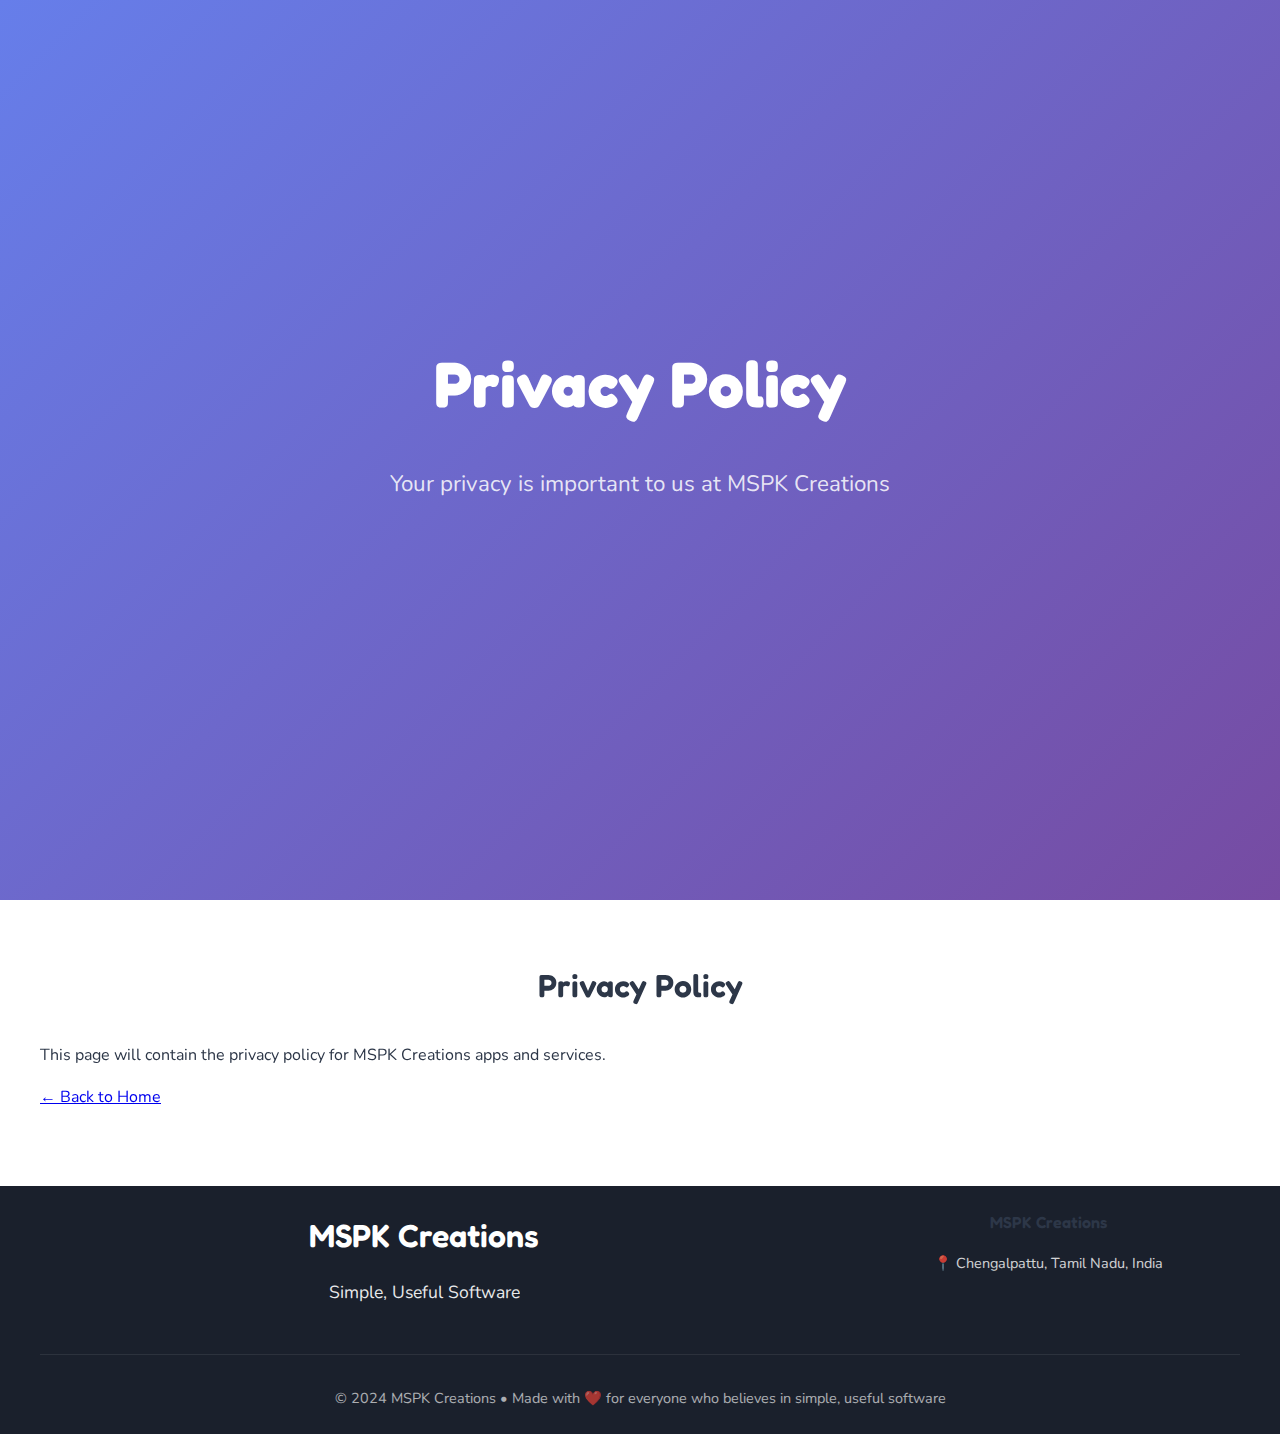
<file: privacypolicy/index.html>
<!DOCTYPE html>
<html lang="en">
<head>
    <meta charset="UTF-8">
    <meta name="viewport" content="width=device-width, initial-scale=1.0">
    <title>Privacy Policy - MSPK Creations</title>
    <meta name="description" content="Privacy Policy for MSPK Creations apps and services">
    <link rel="stylesheet" href="../styles.css">
    <link href="https://fonts.googleapis.com/css2?family=Nunito:wght@300;400;600;700;800&family=Fredoka:wght@300;400;500;600&display=swap" rel="stylesheet">
    <link rel="stylesheet" href="https://cdnjs.cloudflare.com/ajax/libs/font-awesome/6.0.0/css/all.min.css">
</head>
<body>
    <header class="hero">
        <div class="container">
            <div class="hero-content">
                <h1 class="hero-title">Privacy Policy</h1>
                <p class="hero-subtitle">Your privacy is important to us at MSPK Creations</p>
            </div>
        </div>
    </header>

    <section class="apps">
        <div class="container">
            <h2>Privacy Policy</h2>
            <p>This page will contain the privacy policy for MSPK Creations apps and services.</p>
            
            <p><a href="../index.html">← Back to Home</a></p>
        </div>
    </section>

    <footer class="footer">
        <div class="container">
            <div class="footer-content">
                <div class="footer-brand">
                    <h3>MSPK Creations</h3>
                    <p>Simple, Useful Software</p>
                </div>
                <div class="footer-info">
                    <div class="creator-details">
                        <h4>MSPK Creations</h4>
                        <p>📍 Chengalpattu, Tamil Nadu, India</p>
                    </div>
                </div>
            </div>
            <div class="footer-bottom">
                <p>&copy; 2024 MSPK Creations • Made with ❤️ for everyone who believes in simple, useful software</p>
            </div>
        </div>
    </footer>
</body>
</html>
</file>
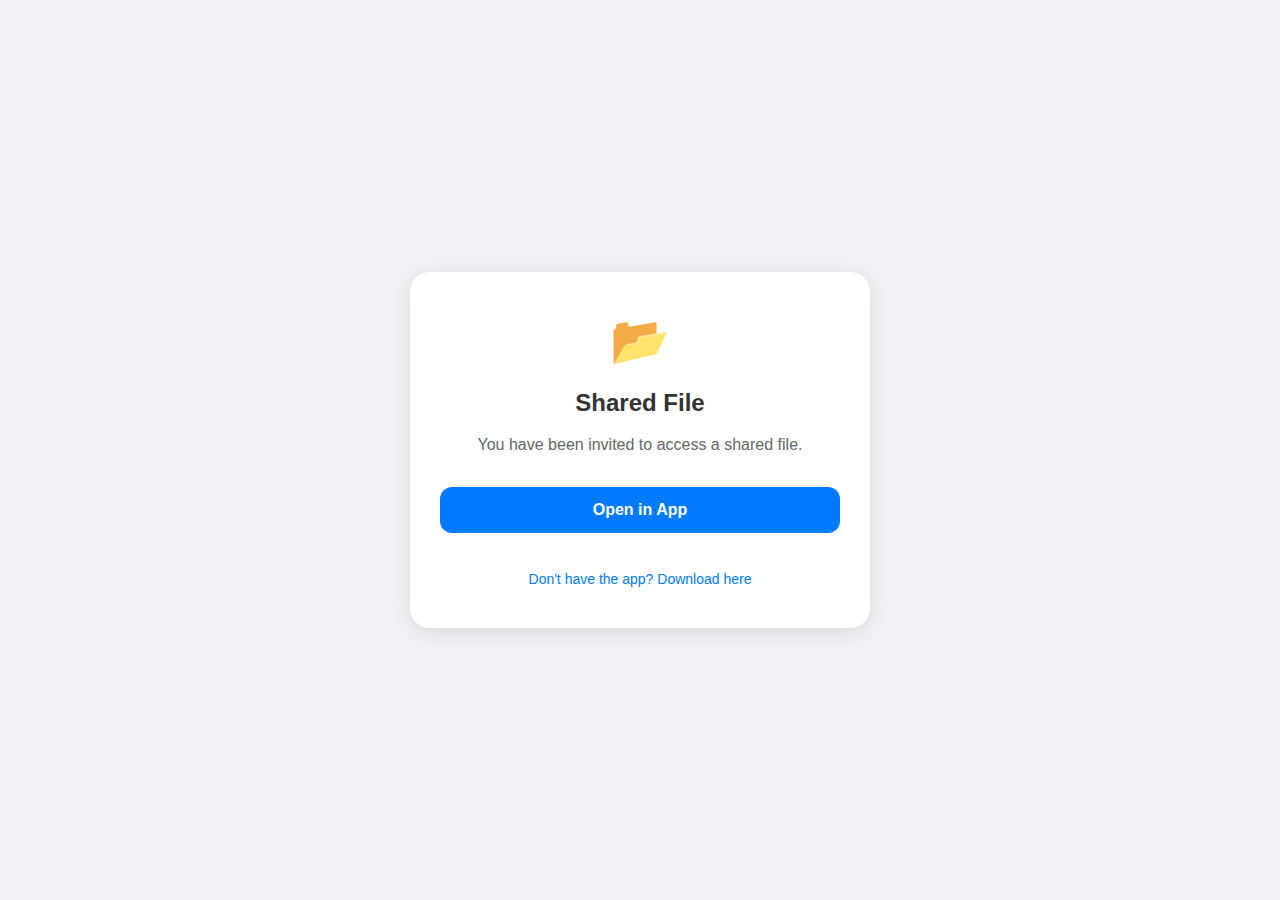
<file: invite.html>
<!DOCTYPE html>
<html lang="en">

<head>
    <meta charset="UTF-8">
    <meta name="viewport" content="width=device-width, initial-scale=1.0">
    <title>App Invite</title>
    <style>
        body {
            font-family: 'Segoe UI', Tahoma, Geneva, Verdana, sans-serif;
            background: #f0f2f5;
            height: 100vh;
            margin: 0;
            display: flex;
            align-items: center;
            justify-content: center;
            color: #333;
            text-align: center;
        }

        .card {
            background: white;
            border-radius: 20px;
            padding: 40px 30px;
            width: 90%;
            max-width: 400px;
            box-shadow: 0 4px 20px rgba(0, 0, 0, 0.1);
        }

        h1 {
            color: #333;
            margin-bottom: 10px;
            font-size: 24px;
        }

        p {
            font-size: 16px;
            line-height: 1.5;
            color: #666;
            margin-bottom: 30px;
        }

        .file-box {
            background: #f8f9fa;
            padding: 12px;
            border-radius: 8px;
            border: 1px solid #e1e4e8;
            margin-bottom: 30px;
            font-family: monospace;
            font-size: 14px;
            color: #444;
            word-break: break-all;
        }

        .btn {
            display: block;
            width: 100%;
            padding: 14px 0;
            background: #007bff;
            color: white;
            text-decoration: none;
            border-radius: 12px;
            font-weight: 600;
            font-size: 16px;
            border: none;
            cursor: pointer;
            transition: background 0.2s;
        }

        .btn:hover {
            background: #0056b3;
        }

        .footer-link {
            display: inline-block;
            margin-top: 20px;
            color: #007bff;
            text-decoration: none;
            font-size: 14px;
        }

        .icon {
            font-size: 48px;
            margin-bottom: 20px;
        }
    </style>
</head>

<body>
    <div class="card">
        <div class="icon">📂</div>
        <h1 id="title">Shared File</h1>
        <p id="message">You have been invited to access a shared file.</p>

        <div id="fileInfo" class="file-box" style="display: none;">
            <span id="fileName">...</span>
        </div>

        <button id="openBtn" class="btn" onclick="openApp()">Open in App</button>

        <br>
        <a id="storeLink" href="#" class="footer-link">Don't have the app? Download here</a>
    </div>

    <script>
        const params = new URLSearchParams(window.location.search);
        // Parameters:
        // file: The filename or ID to pass to the app
        // scheme: The custom URL scheme (default: familytreeapp)
        // package: The Android package ID (default: com.mspk.app.ft.familytree)
        // appName: The display name of the app (default: App)

        const fileName = params.get('file');
        const scheme = params.get('scheme') || 'familytreeapp';
        const pkg = params.get('package') || 'com.mspk.app.ft.familytree';
        const appName = params.get('appName');

        if (appName) {
            document.title = `Join ${appName}`;
            // document.getElementById('title').innerText = appName;
        }

        if (fileName) {
            document.getElementById('fileInfo').style.display = 'block';
            document.getElementById('fileName').innerText = fileName;
        }

        document.getElementById('storeLink').href = `https://play.google.com/store/apps/details?id=${pkg}`;

        function openApp() {
            if (fileName) {
                // Construct deep link: scheme://invite?file=...
                const deepLink = `${scheme}://invite?file=${encodeURIComponent(fileName)}`;
                window.location.href = deepLink;
            } else {
                alert('No file specified.');
            }
        }
    </script>
</body>

</html>
</file>
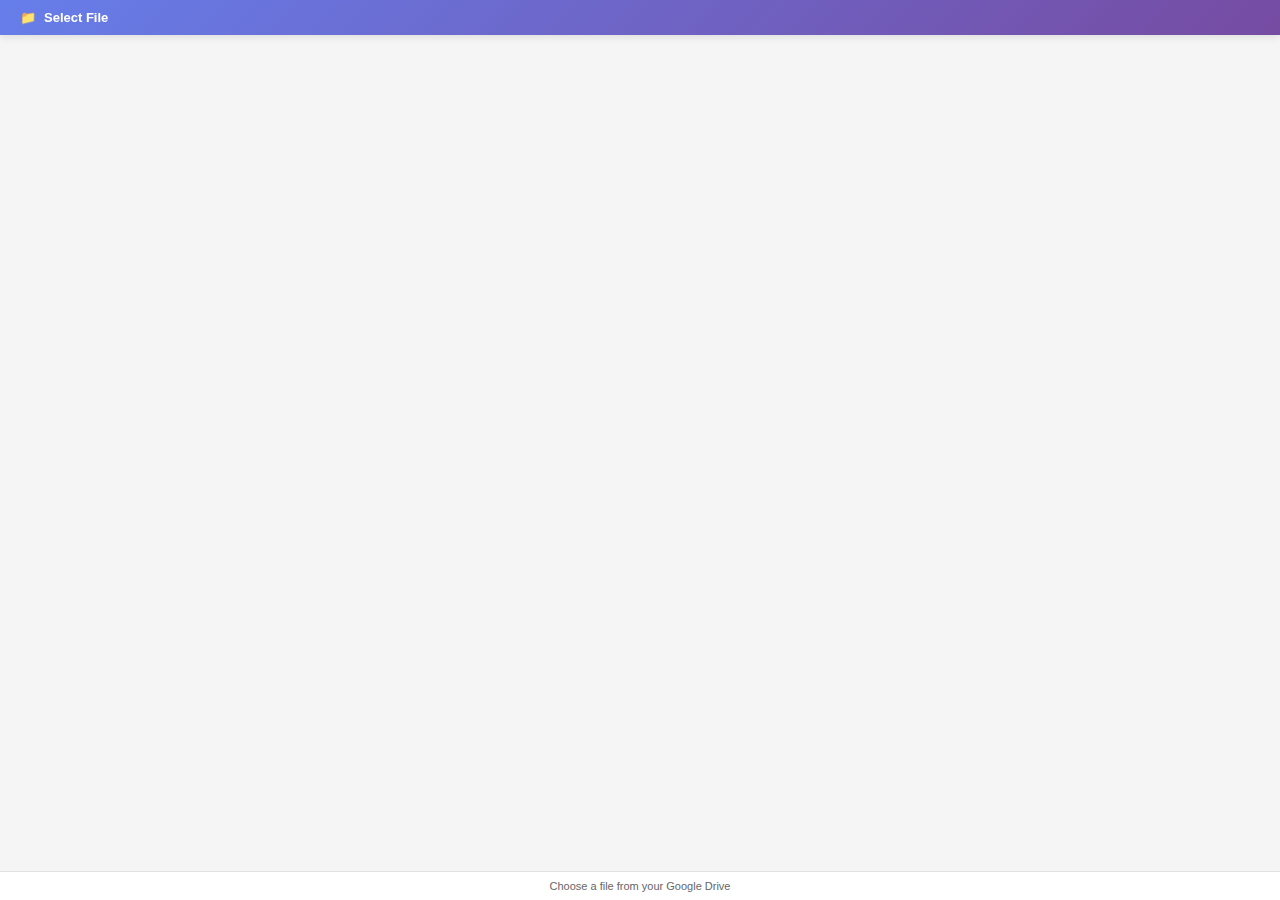
<file: picker.html>
<!DOCTYPE html>
<html>
<head>
  <title>Google Drive Picker</title>
  <meta charset="utf-8" />
  <meta name="viewport" content="width=device-width, initial-scale=1.0">
  <style>
    * {
      margin: 0;
      padding: 0;
      box-sizing: border-box;
    }
    body {
      font-family: -apple-system, BlinkMacSystemFont, 'Segoe UI', Roboto, Oxygen, Ubuntu, Cantarell, sans-serif;
      background: #f5f5f5;
    }
    header {
      position: fixed;
      top: 0;
      left: 0;
      right: 0;
      background: linear-gradient(135deg, #667eea 0%, #764ba2 100%);
      color: white;
      padding: 10px 20px;
      z-index: 10000;
      box-shadow: 0 2px 8px rgba(0,0,0,0.1);
    }
    header .header-content {
      display: flex;
      align-items: center;
      gap: 8px;
      font-size: 13px;
      font-weight: 600;
    }
    header .pattern-info {
      margin-top: 4px;
      font-size: 10px;
      opacity: 0.9;
      font-weight: 400;
    }
    header .pattern-info code {
      background: rgba(255,255,255,0.2);
      padding: 2px 6px;
      border-radius: 3px;
      font-size: 10px;
    }
    footer {
      position: fixed;
      bottom: 0;
      left: 0;
      right: 0;
      background: white;
      color: #666;
      padding: 8px 20px;
      z-index: 10000;
      border-top: 1px solid #e0e0e0;
      font-size: 11px;
      text-align: center;
    }
  </style>
  <script type="text/javascript">
    var pickerApiLoaded = false;
    var config = {};

    function onApiLoad() {
      gapi.load('picker', {
        'callback': onPickerApiLoad,
        'onerror': function() {
          alert('Failed to load Google Picker. Please check your internet connection.');
        }
      });
    }

    function onPickerApiLoad() {
      pickerApiLoaded = true;
      createPicker();
    }

    function createPicker() {
      // Parse all parameters from URL hash
      var hashParams = new URLSearchParams(window.location.hash.substring(1));

      config = {
        token: hashParams.get('token'),
        apiKey: hashParams.get('apiKey'),
        appId: hashParams.get('appId'),
        prefix: hashParams.get('prefix') || '',
        suffix: hashParams.get('suffix') || '',
        title: hashParams.get('title') || 'Select File',
        subtitle: hashParams.get('subtitle') || 'Choose a file from your Google Drive',
        icon: hashParams.get('icon') || '📁'
      };

      // Update UI with dynamic content
      document.getElementById('pageIcon').textContent = config.icon;
      document.getElementById('pageTitle').textContent = config.title;
      document.getElementById('pageSubtitle').textContent = config.subtitle;

      var filePatternElement = document.getElementById('filePattern');
      if (filePatternElement && config.prefix && config.suffix) {
        filePatternElement.textContent = config.prefix + '{id}' + config.suffix;
        document.getElementById('patternBox').style.display = 'block';
      }

      // Validate required parameters
      if (!config.token) {
        alert("Error: Missing authentication token. Please try again from the app.");
        return;
      }
      if (!config.apiKey) {
        alert("Error: Missing API key. Please contact support.");
        return;
      }
      if (!config.appId) {
        alert("Error: Missing App ID. Please contact support.");
        return;
      }

      if (pickerApiLoaded) {
        // Use suffix for query to filter files
        var view = new google.picker.DocsView(google.picker.ViewId.DOCS)
            .setIncludeFolders(true)
            .setSelectFolderEnabled(false)
            .setMimeTypes('application/json');

        // Add query filter if suffix is provided
        if (config.suffix) {
          view.setQuery(config.suffix);
        }

        var origin = window.location.protocol + '//' + window.location.host;

        var picker = new google.picker.PickerBuilder()
            .addView(view)
            .setOAuthToken(config.token)
            .setDeveloperKey(config.apiKey)
            .setAppId(config.appId)
            .setCallback(pickerCallback)
            .setOrigin(origin)
            .setTitle(config.title)
            .build();
        picker.setVisible(true);
      }
    }

    function pickerCallback(data) {
      if (data[google.picker.Response.ACTION] == google.picker.Action.PICKED) {
        var doc = data[google.picker.Response.DOCUMENTS][0];
        var fileId = doc[google.picker.Document.ID];
        // Redirect back to app using custom URL scheme
        window.location.href = "medicineapp://picker_result?fileId=" + fileId;
      } else if (data[google.picker.Response.ACTION] == google.picker.Action.CANCEL) {
        window.location.href = "medicineapp://picker_result?fileId=";
      } else if (data[google.picker.Response.ACTION] == google.picker.Action.ERROR) {
        console.error("Picker Error: ", data);
        alert("Google Picker Error: " + JSON.stringify(data));
      }
    }
  </script>
</head>
<body>
  <header>
    <div class="header-content">
      <span id="pageIcon">📁</span>
      <span id="pageTitle">Select File</span>
    </div>
    <div class="pattern-info" id="patternBox" style="display: none;">
      Look for: <code id="filePattern"></code>
    </div>
  </header>

  <footer>
    <span id="pageSubtitle">Choose a file from your Google Drive</span>
  </footer>

  <script type="text/javascript" src="https://apis.google.com/js/api.js?onload=onApiLoad"></script>
</body>
</html>
</file>
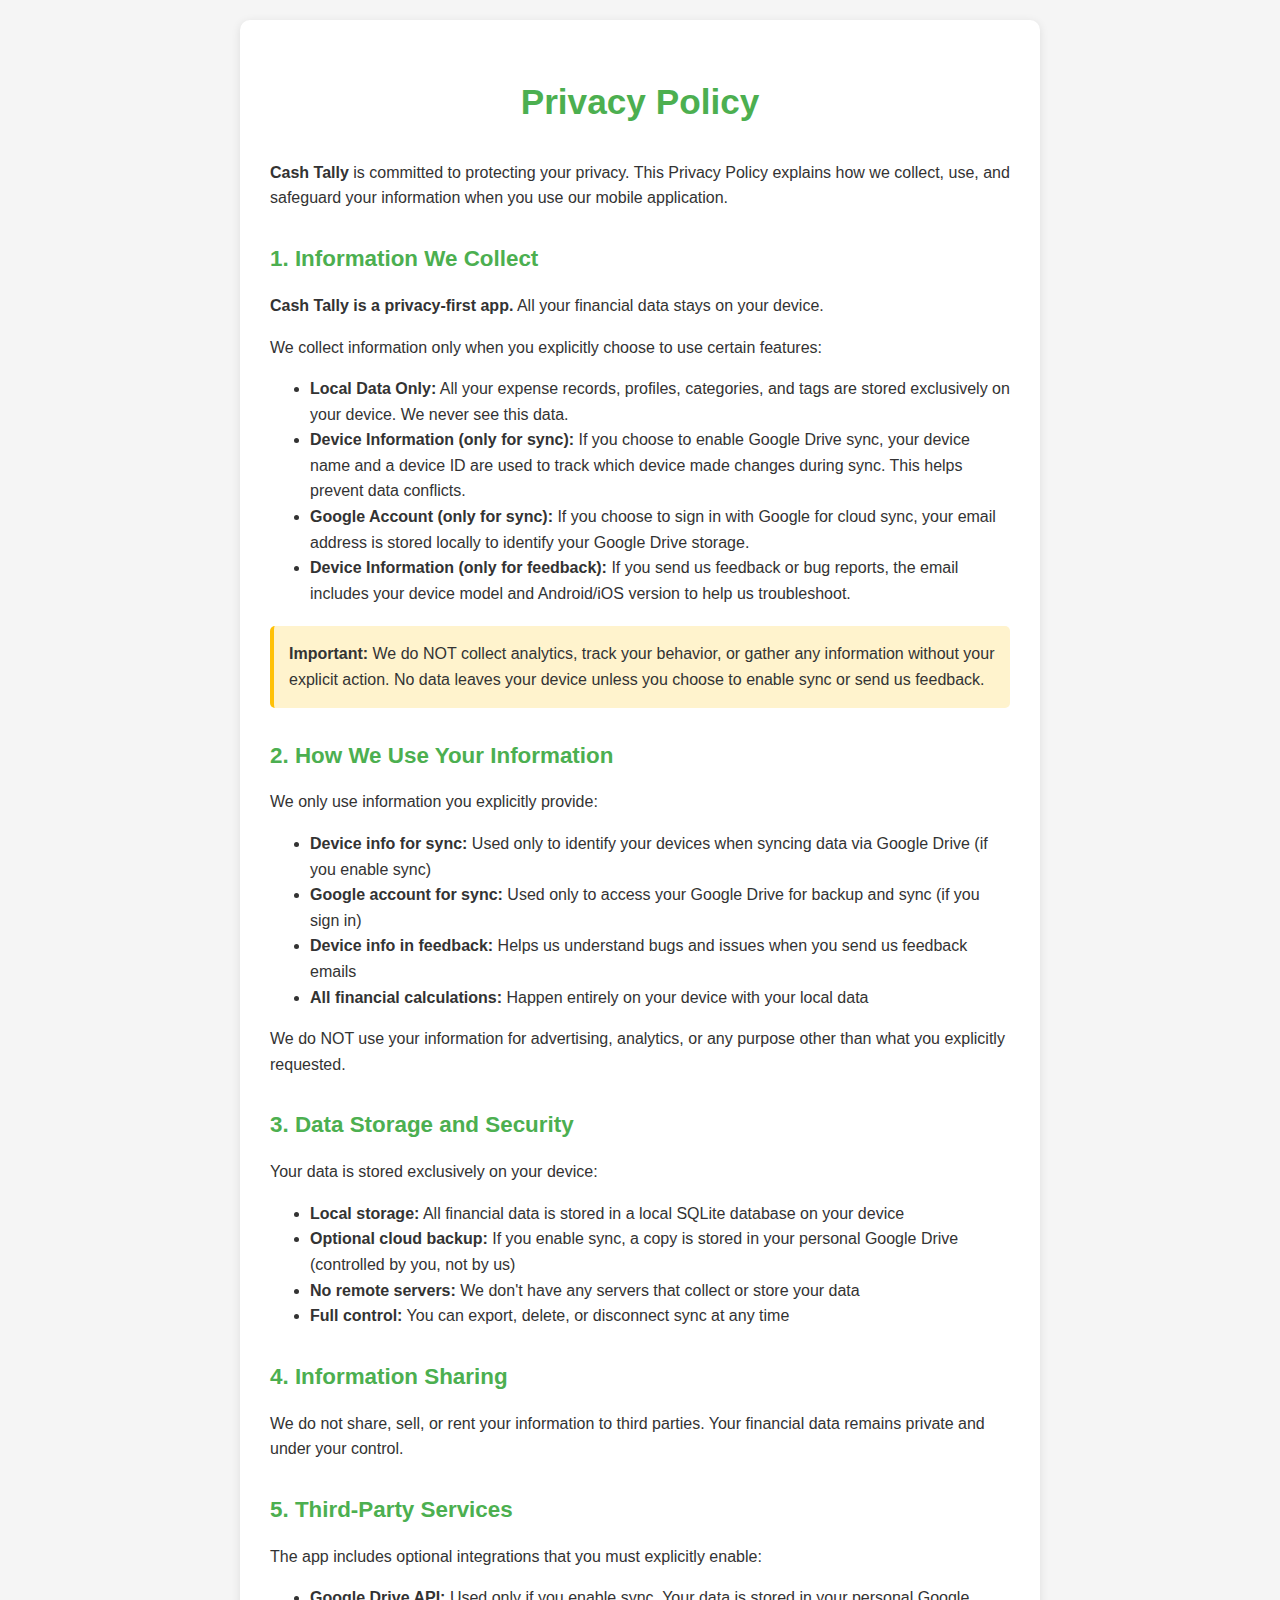
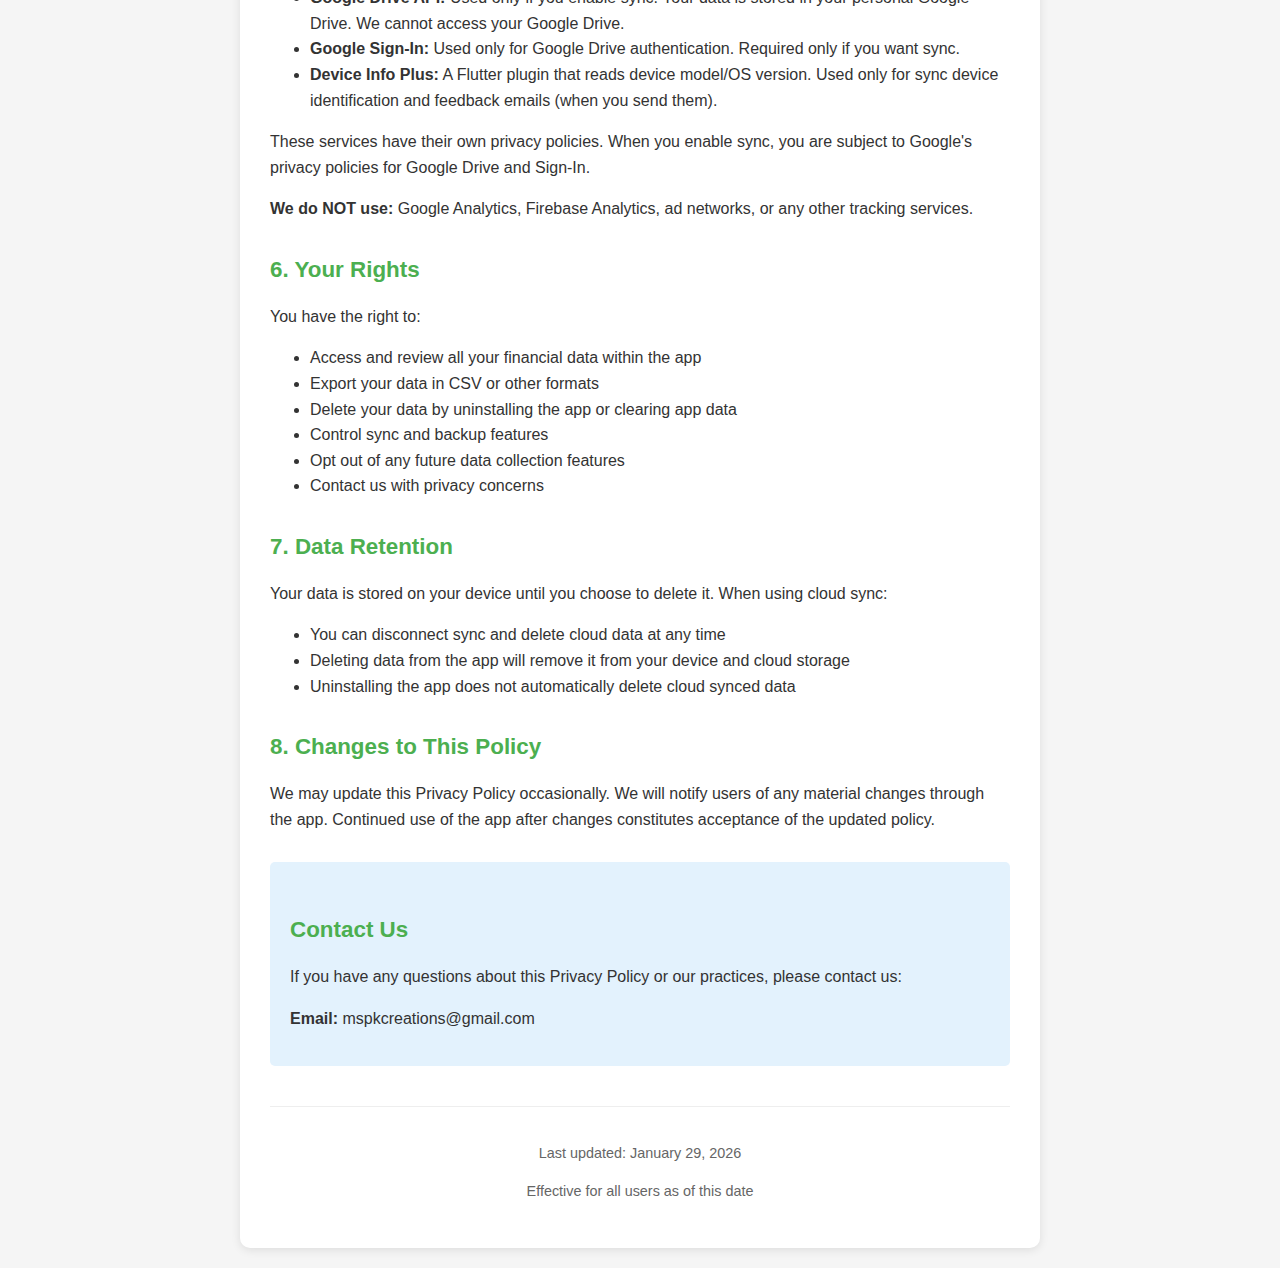
<file: privacypolicy/cashtally_privacy_policy.html>
<!DOCTYPE html>
<html lang="en">
<head>
    <meta charset="UTF-8">
    <meta name="viewport" content="width=device-width, initial-scale=1.0">
    <title>Cash Tally - Privacy Policy</title>
    <style>
        body {
            font-family: -apple-system, BlinkMacSystemFont, 'Segoe UI', Roboto, sans-serif;
            line-height: 1.6;
            color: #333;
            max-width: 800px;
            margin: 0 auto;
            padding: 20px;
            background-color: #f5f5f5;
        }
        .container {
            background: white;
            padding: 30px;
            border-radius: 10px;
            box-shadow: 0 2px 10px rgba(0,0,0,0.1);
        }
        h1 {
            color: #4CAF50;
            text-align: center;
            margin-bottom: 30px;
            font-size: 2.2em;
        }
        h2 {
            color: #4CAF50;
            margin-top: 30px;
            margin-bottom: 15px;
            font-size: 1.4em;
        }
        p {
            margin-bottom: 15px;
        }
        .highlight {
            background-color: #fff3cd;
            padding: 15px;
            border-radius: 5px;
            border-left: 4px solid #ffc107;
            margin: 20px 0;
        }
        .contact {
            background-color: #e3f2fd;
            padding: 20px;
            border-radius: 5px;
            margin-top: 30px;
        }
        .last-updated {
            text-align: center;
            color: #666;
            font-size: 0.9em;
            margin-top: 40px;
            padding-top: 20px;
            border-top: 1px solid #eee;
        }
    </style>
</head>
<body>
    <div class="container">
        <h1>Privacy Policy</h1>
        <p><strong>Cash Tally</strong> is committed to protecting your privacy. This Privacy Policy explains how we collect, use, and safeguard your information when you use our mobile application.</p>

        <h2>1. Information We Collect</h2>
        <p><strong>Cash Tally is a privacy-first app.</strong> All your financial data stays on your device.</p>
        
        <p>We collect information only when you explicitly choose to use certain features:</p>
        <ul>
            <li><strong>Local Data Only:</strong> All your expense records, profiles, categories, and tags are stored exclusively on your device. We never see this data.</li>
            <li><strong>Device Information (only for sync):</strong> If you choose to enable Google Drive sync, your device name and a device ID are used to track which device made changes during sync. This helps prevent data conflicts.</li>
            <li><strong>Google Account (only for sync):</strong> If you choose to sign in with Google for cloud sync, your email address is stored locally to identify your Google Drive storage.</li>
            <li><strong>Device Information (only for feedback):</strong> If you send us feedback or bug reports, the email includes your device model and Android/iOS version to help us troubleshoot.</li>
        </ul>

        <div class="highlight">
            <strong>Important:</strong> We do NOT collect analytics, track your behavior, or gather any information without your explicit action. No data leaves your device unless you choose to enable sync or send us feedback.
        </div>

        <h2>2. How We Use Your Information</h2>
        <p>We only use information you explicitly provide:</p>
        <ul>
            <li><strong>Device info for sync:</strong> Used only to identify your devices when syncing data via Google Drive (if you enable sync)</li>
            <li><strong>Google account for sync:</strong> Used only to access your Google Drive for backup and sync (if you sign in)</li>
            <li><strong>Device info in feedback:</strong> Helps us understand bugs and issues when you send us feedback emails</li>
            <li><strong>All financial calculations:</strong> Happen entirely on your device with your local data</li>
        </ul>
        
        <p>We do NOT use your information for advertising, analytics, or any purpose other than what you explicitly requested.</p>

        <h2>3. Data Storage and Security</h2>
        <p>Your data is stored exclusively on your device:</p>
        <ul>
            <li><strong>Local storage:</strong> All financial data is stored in a local SQLite database on your device</li>
            <li><strong>Optional cloud backup:</strong> If you enable sync, a copy is stored in your personal Google Drive (controlled by you, not by us)</li>
            <li><strong>No remote servers:</strong> We don't have any servers that collect or store your data</li>
            <li><strong>Full control:</strong> You can export, delete, or disconnect sync at any time</li>
        </ul>

        <h2>4. Information Sharing</h2>
        <p>We do not share, sell, or rent your information to third parties. Your financial data remains private and under your control.</p>

        <h2>5. Third-Party Services</h2>
        <p>The app includes optional integrations that you must explicitly enable:</p>
        <ul>
            <li><strong>Google Drive API:</strong> Used only if you enable sync. Your data is stored in your personal Google Drive. We cannot access your Google Drive.</li>
            <li><strong>Google Sign-In:</strong> Used only for Google Drive authentication. Required only if you want sync.</li>
            <li><strong>Device Info Plus:</strong> A Flutter plugin that reads device model/OS version. Used only for sync device identification and feedback emails (when you send them).</li>
        </ul>
        <p>These services have their own privacy policies. When you enable sync, you are subject to Google's privacy policies for Google Drive and Sign-In.</p>
        
        <p><strong>We do NOT use:</strong> Google Analytics, Firebase Analytics, ad networks, or any other tracking services.</p>

        <h2>6. Your Rights</h2>
        <p>You have the right to:</p>
        <ul>
            <li>Access and review all your financial data within the app</li>
            <li>Export your data in CSV or other formats</li>
            <li>Delete your data by uninstalling the app or clearing app data</li>
            <li>Control sync and backup features</li>
            <li>Opt out of any future data collection features</li>
            <li>Contact us with privacy concerns</li>
        </ul>

        <h2>7. Data Retention</h2>
        <p>Your data is stored on your device until you choose to delete it. When using cloud sync:</p>
        <ul>
            <li>You can disconnect sync and delete cloud data at any time</li>
            <li>Deleting data from the app will remove it from your device and cloud storage</li>
            <li>Uninstalling the app does not automatically delete cloud synced data</li>
        </ul>

        <h2>8. Changes to This Policy</h2>
        <p>We may update this Privacy Policy occasionally. We will notify users of any material changes through the app. Continued use of the app after changes constitutes acceptance of the updated policy.</p>

        <div class="contact">
            <h2>Contact Us</h2>
            <p>If you have any questions about this Privacy Policy or our practices, please contact us:</p>
            <p><strong>Email:</strong> mspkcreations@gmail.com</p>
        </div>

        <div class="last-updated">
            <p>Last updated: January 29, 2026</p>
            <p>Effective for all users as of this date</p>
        </div>
    </div>
</body>
</html>
</file>
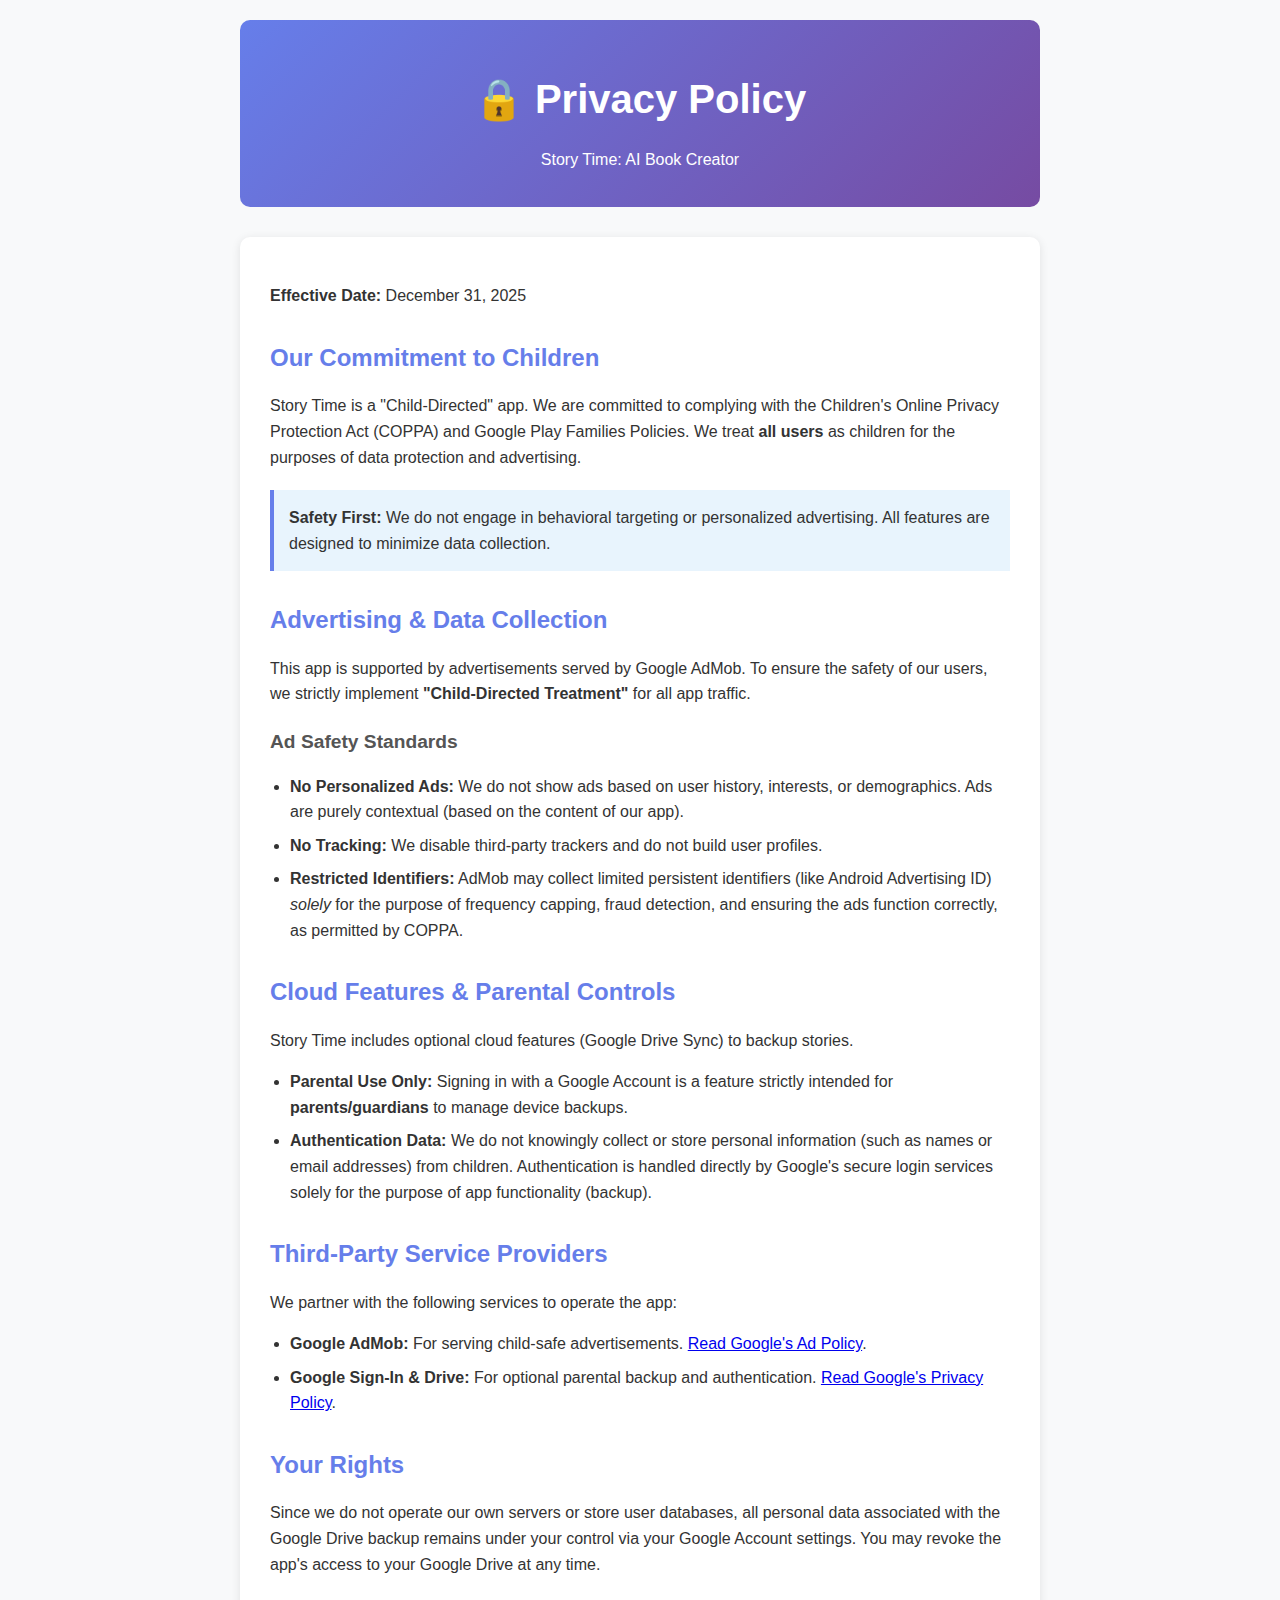
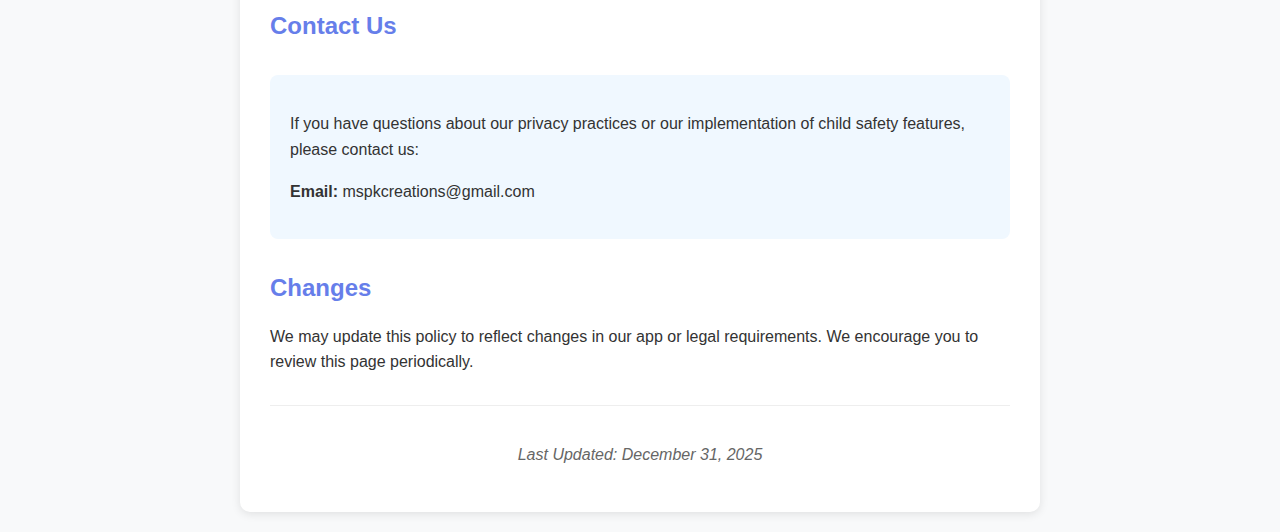
<file: privacypolicy/storytime_privacy_policy.html>
<!DOCTYPE html>
<html lang="en">
<head>
    <meta charset="UTF-8">
    <meta name="viewport" content="width=device-width, initial-scale=1.0">
    <title>Story Time - Privacy Policy</title>
    <style>
        body {
            font-family: -apple-system, BlinkMacSystemFont, 'Segoe UI', Roboto, sans-serif;
            line-height: 1.6;
            color: #333;
            max-width: 800px;
            margin: 0 auto;
            padding: 20px;
            background-color: #f8f9fa;
        }
        .header {
            text-align: center;
            margin-bottom: 30px;
            padding: 20px;
            background: linear-gradient(135deg, #667eea 0%, #764ba2 100%);
            color: white;
            border-radius: 10px;
        }
        .content {
            background: white;
            padding: 30px;
            border-radius: 10px;
            box-shadow: 0 2px 10px rgba(0,0,0,0.1);
        }
        h1 {
            margin-bottom: 10px;
            font-size: 2.5em;
        }
        h2 {
            color: #667eea;
            margin-top: 30px;
            margin-bottom: 15px;
            font-size: 1.5em;
        }
        h3 {
            color: #555;
            margin-top: 20px;
            margin-bottom: 10px;
            font-size: 1.2em;
        }
        p {
            margin-bottom: 15px;
        }
        ul {
            margin-bottom: 15px;
            padding-left: 20px;
        }
        li {
            margin-bottom: 8px;
        }
        .highlight {
            background-color: #e8f4fd;
            padding: 15px;
            border-left: 4px solid #667eea;
            margin: 20px 0;
        }
        .contact {
            background-color: #f0f8ff;
            padding: 20px;
            border-radius: 8px;
            margin-top: 30px;
        }
        .last-updated {
            text-align: center;
            color: #666;
            font-style: italic;
            margin-top: 30px;
            padding-top: 20px;
            border-top: 1px solid #eee;
        }
    </style>
</head>
<body>
    <div class="header">
        <h1>🔒 Privacy Policy</h1>
        <p>Story Time: AI Book Creator</p>
    </div>

    <div class="content">
        <p><strong>Effective Date:</strong> December 31, 2025</p>

        <h2>Our Commitment to Children</h2>
        <p>Story Time is a "Child-Directed" app. We are committed to complying with the Children's Online Privacy Protection Act (COPPA) and Google Play Families Policies. We treat <strong>all users</strong> as children for the purposes of data protection and advertising.</p>

        <div class="highlight">
            <strong>Safety First:</strong> We do not engage in behavioral targeting or personalized advertising. All features are designed to minimize data collection.
        </div>

        <h2>Advertising & Data Collection</h2>
        <p>This app is supported by advertisements served by Google AdMob. To ensure the safety of our users, we strictly implement <strong>"Child-Directed Treatment"</strong> for all app traffic.</p>

        <h3>Ad Safety Standards</h3>
        <ul>
            <li><strong>No Personalized Ads:</strong> We do not show ads based on user history, interests, or demographics. Ads are purely contextual (based on the content of our app).</li>
            <li><strong>No Tracking:</strong> We disable third-party trackers and do not build user profiles.</li>
            <li><strong>Restricted Identifiers:</strong> AdMob may collect limited persistent identifiers (like Android Advertising ID) <em>solely</em> for the purpose of frequency capping, fraud detection, and ensuring the ads function correctly, as permitted by COPPA.</li>
        </ul>

        <h2>Cloud Features & Parental Controls</h2>
        <p>Story Time includes optional cloud features (Google Drive Sync) to backup stories.</p>
        <ul>
            <li><strong>Parental Use Only:</strong> Signing in with a Google Account is a feature strictly intended for <strong>parents/guardians</strong> to manage device backups.</li>
            <li><strong>Authentication Data:</strong> We do not knowingly collect or store personal information (such as names or email addresses) from children. Authentication is handled directly by Google's secure login services solely for the purpose of app functionality (backup).</li>
        </ul>

        <h2>Third-Party Service Providers</h2>
        <p>We partner with the following services to operate the app:</p>
        <ul>
            <li><strong>Google AdMob:</strong> For serving child-safe advertisements. <a href="https://policies.google.com/technologies/ads" target="_blank">Read Google's Ad Policy</a>.</li>
            <li><strong>Google Sign-In & Drive:</strong> For optional parental backup and authentication. <a href="https://policies.google.com/privacy" target="_blank">Read Google's Privacy Policy</a>.</li>
        </ul>

        <h2>Your Rights</h2>
        <p>Since we do not operate our own servers or store user databases, all personal data associated with the Google Drive backup remains under your control via your Google Account settings. You may revoke the app's access to your Google Drive at any time.</p>

        <h2>Contact Us</h2>
        <div class="contact">
            <p>If you have questions about our privacy practices or our implementation of child safety features, please contact us:</p>
            <p><strong>Email:</strong> mspkcreations@gmail.com</p>
        </div>

        <h2>Changes</h2>
        <p>We may update this policy to reflect changes in our app or legal requirements. We encourage you to review this page periodically.</p>

        <div class="last-updated">
            <p>Last Updated: December 31, 2025</p>
        </div>
    </div>
</body>
</html>
</file>
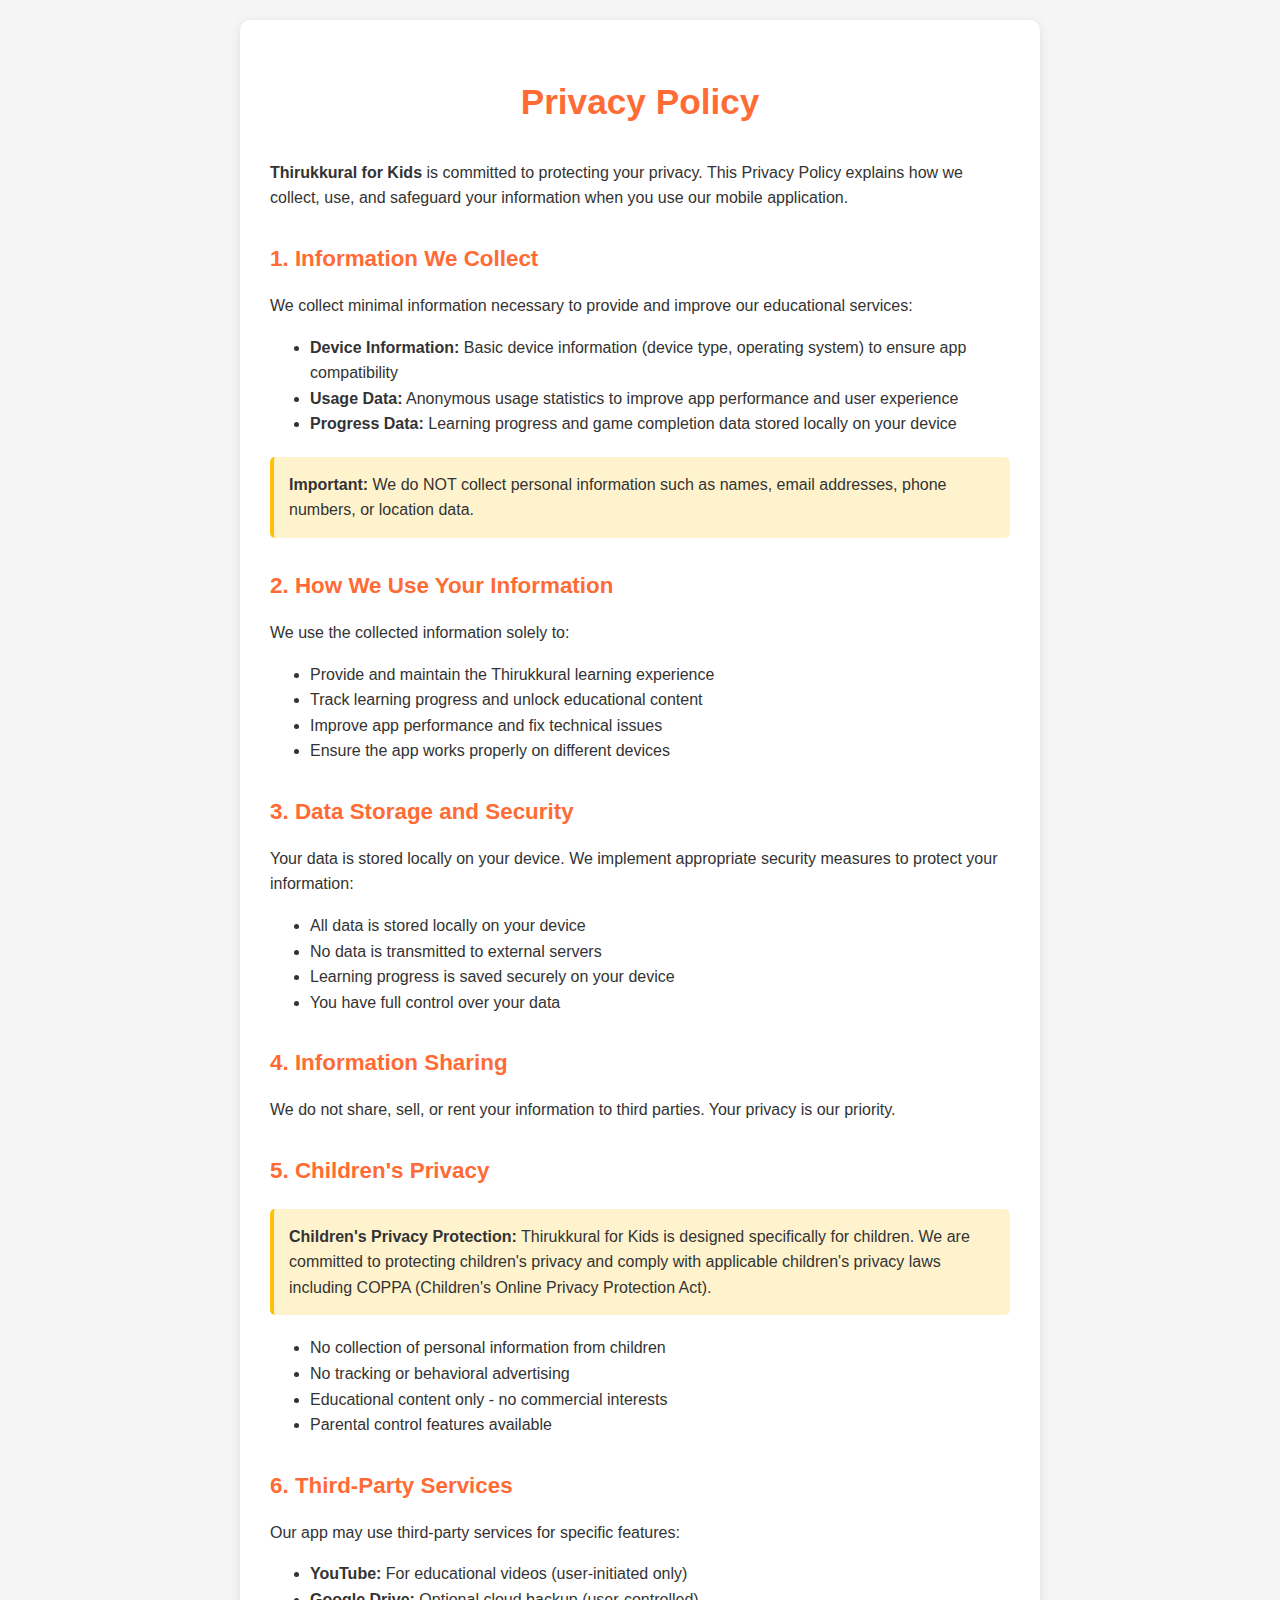
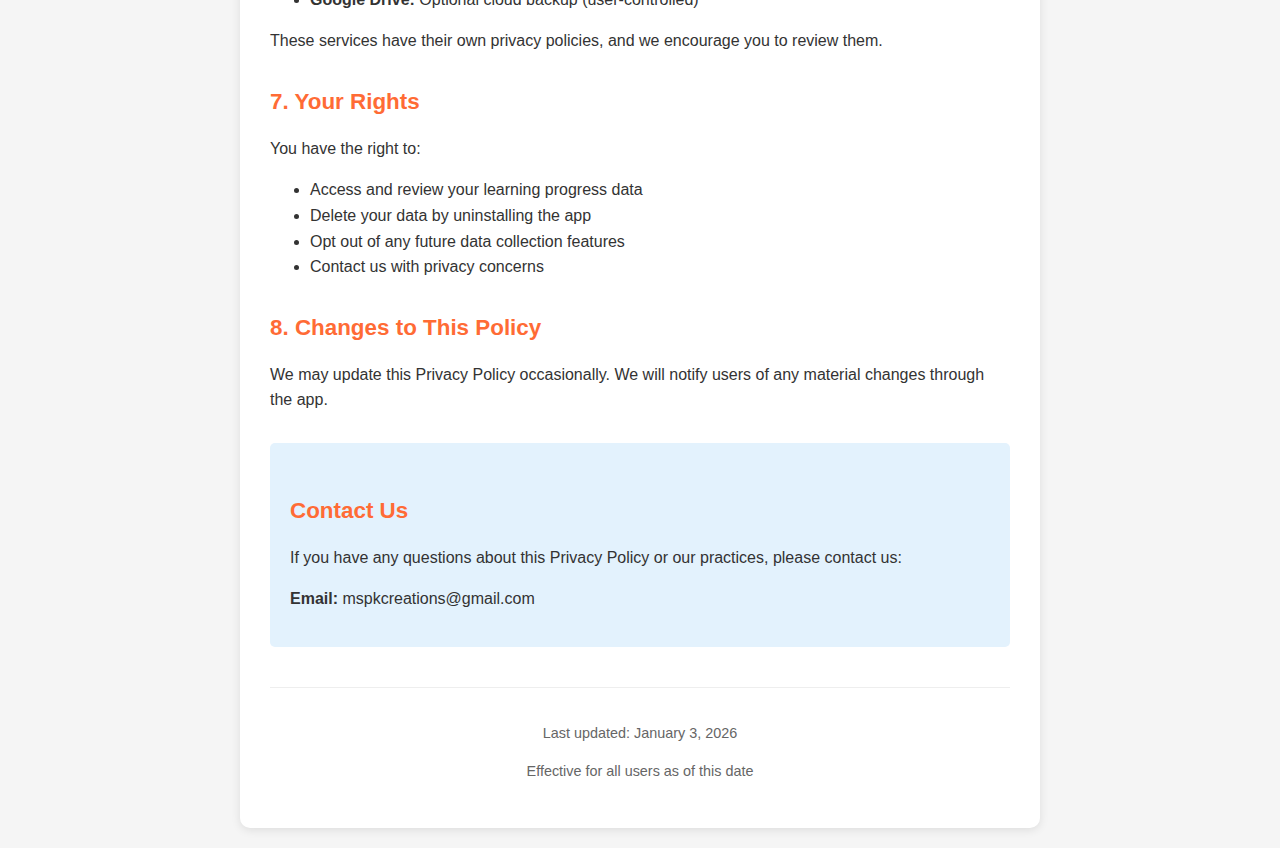
<file: privacypolicy/thirukkural_privacy_policy.html>
<!DOCTYPE html>
<html lang="en">
<head>
    <meta charset="UTF-8">
    <meta name="viewport" content="width=device-width, initial-scale=1.0">
    <title>Thirukkural for Kids - Privacy Policy</title>
    <style>
        body {
            font-family: -apple-system, BlinkMacSystemFont, 'Segoe UI', Roboto, sans-serif;
            line-height: 1.6;
            color: #333;
            max-width: 800px;
            margin: 0 auto;
            padding: 20px;
            background-color: #f5f5f5;
        }
        .container {
            background: white;
            padding: 30px;
            border-radius: 10px;
            box-shadow: 0 2px 10px rgba(0,0,0,0.1);
        }
        h1 {
            color: #FF6B35;
            text-align: center;
            margin-bottom: 30px;
            font-size: 2.2em;
        }
        h2 {
            color: #FF6B35;
            margin-top: 30px;
            margin-bottom: 15px;
            font-size: 1.4em;
        }
        p {
            margin-bottom: 15px;
        }
        .highlight {
            background-color: #fff3cd;
            padding: 15px;
            border-radius: 5px;
            border-left: 4px solid #ffc107;
            margin: 20px 0;
        }
        .contact {
            background-color: #e3f2fd;
            padding: 20px;
            border-radius: 5px;
            margin-top: 30px;
        }
        .last-updated {
            text-align: center;
            color: #666;
            font-size: 0.9em;
            margin-top: 40px;
            padding-top: 20px;
            border-top: 1px solid #eee;
        }
    </style>
</head>
<body>
    <div class="container">
        <h1>Privacy Policy</h1>
        <p><strong>Thirukkural for Kids</strong> is committed to protecting your privacy. This Privacy Policy explains how we collect, use, and safeguard your information when you use our mobile application.</p>

        <h2>1. Information We Collect</h2>
        <p>We collect minimal information necessary to provide and improve our educational services:</p>
        <ul>
            <li><strong>Device Information:</strong> Basic device information (device type, operating system) to ensure app compatibility</li>
            <li><strong>Usage Data:</strong> Anonymous usage statistics to improve app performance and user experience</li>
            <li><strong>Progress Data:</strong> Learning progress and game completion data stored locally on your device</li>
        </ul>

        <div class="highlight">
            <strong>Important:</strong> We do NOT collect personal information such as names, email addresses, phone numbers, or location data.
        </div>

        <h2>2. How We Use Your Information</h2>
        <p>We use the collected information solely to:</p>
        <ul>
            <li>Provide and maintain the Thirukkural learning experience</li>
            <li>Track learning progress and unlock educational content</li>
            <li>Improve app performance and fix technical issues</li>
            <li>Ensure the app works properly on different devices</li>
        </ul>

        <h2>3. Data Storage and Security</h2>
        <p>Your data is stored locally on your device. We implement appropriate security measures to protect your information:</p>
        <ul>
            <li>All data is stored locally on your device</li>
            <li>No data is transmitted to external servers</li>
            <li>Learning progress is saved securely on your device</li>
            <li>You have full control over your data</li>
        </ul>

        <h2>4. Information Sharing</h2>
        <p>We do not share, sell, or rent your information to third parties. Your privacy is our priority.</p>

        <h2>5. Children's Privacy</h2>
        <div class="highlight">
            <strong>Children's Privacy Protection:</strong> Thirukkural for Kids is designed specifically for children. We are committed to protecting children's privacy and comply with applicable children's privacy laws including COPPA (Children's Online Privacy Protection Act).
        </div>
        <ul>
            <li>No collection of personal information from children</li>
            <li>No tracking or behavioral advertising</li>
            <li>Educational content only - no commercial interests</li>
            <li>Parental control features available</li>
        </ul>

        <h2>6. Third-Party Services</h2>
        <p>Our app may use third-party services for specific features:</p>
        <ul>
            <li><strong>YouTube:</strong> For educational videos (user-initiated only)</li>
            <li><strong>Google Drive:</strong> Optional cloud backup (user-controlled)</li>
        </ul>
        <p>These services have their own privacy policies, and we encourage you to review them.</p>

        <h2>7. Your Rights</h2>
        <p>You have the right to:</p>
        <ul>
            <li>Access and review your learning progress data</li>
            <li>Delete your data by uninstalling the app</li>
            <li>Opt out of any future data collection features</li>
            <li>Contact us with privacy concerns</li>
        </ul>

        <h2>8. Changes to This Policy</h2>
        <p>We may update this Privacy Policy occasionally. We will notify users of any material changes through the app.</p>

        <div class="contact">
            <h2>Contact Us</h2>
            <p>If you have any questions about this Privacy Policy or our practices, please contact us:</p>
            <p><strong>Email:</strong> mspkcreations@gmail.com</p>
        </div>

        <div class="last-updated">
            <p>Last updated: January 3, 2026</p>
            <p>Effective for all users as of this date</p>
        </div>
    </div>
</body>
</html></content>
</file>
<file: styles.css>
/* Hero Apps Section Styles */
.hero-apps {
    margin: 3rem 0 2rem 0;
    text-align: center;
}

.hero-apps-title {
    color: white;
    font-size: 1.8rem;
    margin-bottom: 2rem;
    text-shadow: 0 2px 4px rgba(0, 0, 0, 0.3);
    font-family: 'Fredoka', cursive;
}

/* Enhanced Responsive Featured Apps Grid */
.hero-apps-grid {
    display: grid;
    gap: 1.5rem;
    margin: 0 auto;
}

/* Mobile Portrait: Single column */
@media (max-width: 767px) {
    .hero-apps-grid {
        grid-template-columns: 1fr;
        gap: 1.25rem;
    }
}

/* Mobile Landscape: 2 columns for better space utilization */
@media (max-width: 1023px) and (orientation: landscape) {
    .hero-apps-grid {
        grid-template-columns: repeat(2, 1fr);
        gap: 1.5rem;
    }
}

/* Tablet Portrait: 2 columns */
@media (min-width: 768px) and (max-width: 1023px) and (orientation: portrait) {
    .hero-apps-grid {
        grid-template-columns: repeat(2, 1fr);
        gap: 1.75rem;
    }
}

/* Tablet Landscape & Small Desktop: 3 columns */
@media (min-width: 1024px) and (max-width: 1399px) {
    .hero-apps-grid {
        grid-template-columns: repeat(3, 1fr);
        gap: 2rem;
    }
}

/* Large Desktop: 2 columns for better proportions */
@media (min-width: 1400px) {
    .hero-apps-grid {
        grid-template-columns: repeat(2, 1fr);
        gap: 3rem;
        max-width: 1200px;
        margin: 0 auto;
    }
}

.hero-app-card {
    background: rgba(255, 255, 255, 0.95);
    border-radius: 20px;
    padding: 1.5rem;
    display: flex;
    align-items: center;
    gap: 1rem;
    box-shadow: 0 8px 25px rgba(0, 0, 0, 0.15);
    border: 3px solid rgba(255, 255, 255, 0.3);
    transition: all 0.3s ease;
    backdrop-filter: blur(10px);
    position: relative;
    overflow: hidden;
}

.hero-app-card::before {
    content: '';
    position: absolute;
    top: 0;
    left: 0;
    right: 0;
    height: 4px;
    background: linear-gradient(90deg, #ff6b6b, #4ecdc4, #45b7d1, #96ceb4, #ffc107);
    background-size: 200% 100%;
    animation: rainbowSlide 3s ease-in-out infinite;
}

@keyframes rainbowSlide {
    0%, 100% { background-position: 0% 50%; }
    50% { background-position: 100% 50%; }
}

.hero-app-card:hover {
    transform: translateY(-5px) scale(1.02);
    box-shadow: 0 12px 35px rgba(0, 0, 0, 0.2);
    background: rgba(255, 255, 255, 0.98);
}

.hero-app-card.coming-soon {
    background: rgba(251, 211, 141, 0.95);
    border-color: rgba(237, 137, 54, 0.3);
}

.hero-app-icon {
    width: 60px;
    height: 60px;
    border-radius: 15px;
    overflow: hidden;
    box-shadow: 0 4px 15px rgba(0, 0, 0, 0.1);
    flex-shrink: 0;
    background: white;
    animation: bounce 2s ease-in-out infinite;
}

.hero-app-icon img {
    width: 100%;
    height: 100%;
    object-fit: cover;
    border-radius: 15px;
}

@keyframes bounce {
    0%, 20%, 50%, 80%, 100% { transform: translateY(0); }
    40% { transform: translateY(-10px); }
    60% { transform: translateY(-5px); }
}

.hero-app-info {
    flex: 1;
    text-align: left;
}

.hero-app-name {
    font-size: 1.2rem;
    font-weight: 700;
    color: #2d3748;
    margin-bottom: 0.5rem;
    font-family: 'Fredoka', cursive;
}

.hero-app-type {
    color: #44a08d;
    font-size: 0.9rem;
    font-weight: 600;
    margin-bottom: 0.5rem;
}

.hero-app-age {
    color: #48bb78;
    font-size: 0.85rem;
    font-weight: 600;
    background: rgba(72, 187, 120, 0.1);
    padding: 4px 12px;
    border-radius: 15px;
    display: inline-block;
}

.hero-app-link {
    background: linear-gradient(135deg, #4ecdc4, #44a08d);
    color: white;
    padding: 12px;
    border-radius: 50%;
    text-decoration: none;
    display: flex;
    align-items: center;
    justify-content: center;
    font-size: 1.2rem;
    box-shadow: 0 4px 15px rgba(0, 0, 0, 0.2);
    transition: all 0.3s ease;
}

.hero-app-link:hover {
    background: linear-gradient(135deg, #26a69a, #2d5016);
    transform: scale(1.1);
    box-shadow: 0 6px 20px rgba(0, 0, 0, 0.3);
}

.hero-app-status {
    background: linear-gradient(135deg, #fbd38d, #ed8936);
    color: white;
    padding: 8px 16px;
    border-radius: 20px;
    font-weight: 600;
    font-size: 0.9rem;
    animation: pulse 2s ease-in-out infinite;
}

@keyframes pulse {
    0%, 100% { transform: scale(1); }
    50% { transform: scale(1.05); }
}

/* Enhanced Mobile & Tablet Responsive */

/* Mobile Portrait Optimization */
@media (max-width: 767px) and (orientation: portrait) {
    .hero-apps-title {
        font-size: 1.4rem;
        margin-bottom: 1.5rem;
    }
    
    .hero-app-card {
        padding: 1.25rem;
        flex-direction: column;
        text-align: center;
        gap: 1rem;
    }
    
    .hero-app-icon {
        font-size: 2.5rem;
    }
    
    .hero-app-info {
        text-align: center;
    }
    
    .hero-app-name {
        font-size: 1.1rem;
    }
    
    .hero-app-link,
    .hero-app-status {
        align-self: center;
    }
}

/* Mobile Landscape Optimization */
@media (max-width: 1023px) and (orientation: landscape) and (max-height: 600px) {
    .hero-apps {
        margin: 2rem 0 1.5rem 0;
    }
    
    .hero-apps-title {
        font-size: 1.3rem;
        margin-bottom: 1.25rem;
    }
    
    .hero-app-card {
        padding: 1rem;
    }
    
    .hero-app-icon {
        font-size: 2rem;
    }
    
    .hero-app-name {
        font-size: 1rem;
    }
    
    .hero-app-type {
        font-size: 0.8rem;
    }
    
    .hero-app-age {
        font-size: 0.75rem;
        padding: 3px 10px;
    }
}

/* Tablet Optimizations */
@media (min-width: 768px) and (max-width: 1023px) {
    .hero-app-card {
        padding: 1.4rem;
    }
    
    .hero-app-icon {
        font-size: 2.75rem;
    }
    
    .hero-apps-title {
        font-size: 1.6rem;
    }
}

/* Reset and Base Styles */
* {
    margin: 0;
    padding: 0;
    box-sizing: border-box;
}

html {
    scroll-behavior: smooth;
}

body {
    font-family: 'Nunito', sans-serif;
    line-height: 1.6;
    color: #2d3748;
    background: linear-gradient(135deg, #667eea 0%, #764ba2 25%, #f093fb 50%, #f5576c 75%, #4facfe 100%);
    background-attachment: fixed;
    background-size: 400% 400%;
    animation: gradientShift 15s ease infinite;
}

/* Beta Badge */
.beta-badge {
    position: fixed;
    top: 20px;
    right: 20px;
    z-index: 1000;
    background: linear-gradient(135deg, #667eea, #764ba2);
    border-radius: 25px;
    padding: 8px 16px;
    box-shadow: 0 4px 15px rgba(0, 0, 0, 0.2);
    backdrop-filter: blur(10px);
    border: 2px solid rgba(255, 255, 255, 0.3);
    animation: betaPulse 3s ease-in-out infinite;
}

.beta-text {
    color: white;
    font-weight: 600;
    font-size: 0.9rem;
    text-shadow: 0 1px 2px rgba(0, 0, 0, 0.2);
}

@keyframes betaPulse {
    0%, 100% { 
        transform: scale(1);
        box-shadow: 0 4px 15px rgba(0, 0, 0, 0.2);
    }
    50% { 
        transform: scale(1.05);
        box-shadow: 0 6px 20px rgba(102, 126, 234, 0.4);
    }
}

/* Responsive Container System */
.container {
    width: 100%;
    margin: 0 auto;
    padding: 0 20px;
}

/* Desktop: Reasonable width with max constraint */
@media (min-width: 1200px) {
    .container {
        max-width: 1400px;
        padding: 0 40px;
    }
    
    /* Hide mobile hero, show desktop hero */
    .mobile-hero {
        display: none !important;
    }
    
    .hero-content-desktop {
        display: block !important;
    }
}

/* Tablet */
@media (min-width: 768px) and (max-width: 1199px) {
    .container {
        padding: 0 40px;
    }
}

/* Mobile */
@media (max-width: 767px) {
    .container {
        padding: 0 20px;
    }
}

/* Typography */
h1, h2, h3, h4, h5, h6 {
    font-family: 'Fredoka', cursive;
    font-weight: 600;
    margin-bottom: 1rem;
    color: #2d3748;
}

p {
    margin-bottom: 1rem;
}

/* Button Styles */
.btn {
    display: inline-flex;
    align-items: center;
    gap: 8px;
    padding: 15px 30px;
    text-decoration: none;
    border-radius: 50px;
    font-weight: 600;
    font-size: 1.1rem;
    transition: all 0.3s ease;
    cursor: pointer;
    border: none;
    box-shadow: 0 4px 15px rgba(0, 0, 0, 0.2);
    text-transform: none;
}

.btn-primary {
    background: linear-gradient(135deg, #667eea 0%, #764ba2 100%);
    color: white;
}

.btn-primary:hover {
    background: linear-gradient(135deg, #5a67d8 0%, #6b46c1 100%);
    transform: translateY(-3px);
    box-shadow: 0 6px 20px rgba(0, 0, 0, 0.3);
}

.btn-secondary {
    background: rgba(255, 255, 255, 0.9);
    color: #4a5568;
    backdrop-filter: blur(10px);
}

.btn-secondary:hover {
    background: rgba(255, 255, 255, 1);
    transform: translateY(-3px);
    box-shadow: 0 6px 20px rgba(0, 0, 0, 0.3);
}

.btn-large {
    padding: 18px 40px;
    font-size: 1.3rem;
}

.btn-small {
    padding: 8px 20px;
    font-size: 0.9rem;
    border-radius: 20px;
    font-weight: 600;
}

/* Hero Section - Optimized for No Scroll */
.hero {
    background: linear-gradient(135deg, #667eea 0%, #764ba2 25%, #f093fb 50%, #f5576c 75%, #4facfe 100%);
    background-size: 400% 400%;
    animation: gradientShift 15s ease infinite;
    color: white;
    padding: 20px 0;
    height: 100vh;
    display: flex;
    align-items: center;
    position: relative;
    overflow: hidden;
}

/* Desktop Hero - Optimized for Viewport Fit */
@media (min-width: 1200px) {
    .hero {
        padding: 40px 0 20px 0;
        min-height: 100vh;
        display: flex;
        align-items: center;
    }
    
    .hero-main-section {
        display: flex;
        align-items: center;
        justify-content: space-between;
        gap: 4rem;
        height: 85vh;
    }
    
    /* Left Side - Compact Content */
    .hero-left {
        flex: 1;
        max-width: 600px;
    }
    
    .hero-title-desktop {
        font-size: 3.2rem;
        font-weight: 800;
        margin-bottom: 1rem;
        line-height: 1.1;
        color: white;
        font-family: 'Fredoka', cursive;
    }
    
    .hero-subtitle-desktop {
        font-size: 1.2rem;
        margin-bottom: 2rem;
        opacity: 0.95;
        color: white;
        line-height: 1.4;
    }
    
    /* Simple Feature Icons */
    .hero-features-desktop-simple {
        display: flex;
        gap: 2rem;
        margin-bottom: 2rem;
    }
    
    .feature-item-simple {
        display: flex;
        align-items: center;
        gap: 0.8rem;
        color: white;
        font-weight: 600;
    }
    
    .feature-item-simple .feature-icon {
        font-size: 1.5rem;
    }
    
    /* CTA Buttons */
    .hero-cta-desktop {
        display: flex;
        gap: 1rem;
    }
    
    /* Right Side - Featured App */
    .hero-right {
        flex: 0 0 350px;
        display: flex;
        justify-content: center;
    }
    
    .hero-featured-app {
        background: rgba(255, 255, 255, 0.15);
        backdrop-filter: blur(15px);
        border-radius: 20px;
        padding: 2rem;
        border: 2px solid rgba(255, 255, 255, 0.2);
        text-align: center;
        width: 100%;
    }
    
    .featured-app-title {
        color: white;
        font-size: 1.4rem;
        margin-bottom: 1.5rem;
        font-family: 'Fredoka', cursive;
    }
    
    .featured-app-main {
        background: rgba(255, 255, 255, 0.95);
        border-radius: 15px;
        padding: 1.5rem;
        transition: all 0.3s ease;
    }
    
    .featured-app-main:hover {
        transform: translateY(-3px);
        box-shadow: 0 10px 25px rgba(0, 0, 0, 0.15);
    }
    
    .featured-app-icon {
        width: 80px;
        height: 80px;
        border-radius: 20px;
        overflow: hidden;
        box-shadow: 0 8px 25px rgba(0, 0, 0, 0.15);
        margin: 0 auto 1rem auto;
        background: white;
    }
    
    .featured-app-icon img {
        width: 100%;
        height: 100%;
        object-fit: cover;
        border-radius: 20px;
    }
    
    .featured-app-name {
        font-size: 1.3rem;
        font-weight: 700;
        color: #2d3748;
        margin-bottom: 0.5rem;
        font-family: 'Fredoka', cursive;
    }
    
    .featured-app-age {
        background: rgba(72, 187, 120, 0.15);
        color: #48bb78;
        padding: 4px 12px;
        border-radius: 15px;
        font-size: 0.8rem;
        font-weight: 600;
        margin-bottom: 1rem;
        display: inline-block;
    }
    
    .featured-app-download {
        background: linear-gradient(135deg, #4ecdc4, #44a08d);
        color: white;
        padding: 10px 20px;
        border-radius: 20px;
        text-decoration: none;
        font-weight: 600;
        transition: all 0.3s ease;
        display: inline-block;
    }
    
    .featured-app-download:hover {
        transform: translateY(-2px);
        box-shadow: 0 5px 15px rgba(0, 0, 0, 0.2);
    }
    
    /* Creator Info */
    .hero-creator-desktop {
        text-align: center;
        margin-top: 1.5rem;
        animation: fadeInUp 1s ease 1s both;
        color: rgba(255, 255, 255, 0.9);
        font-size: 0.95rem;
    }
}

/* Large Desktop Optimization */
@media (min-width: 1600px) {
    .hero-title-desktop {
        font-size: 4.2rem;
    }
    
    .hero-subtitle-desktop {
        font-size: 1.5rem;
    }
    
    .hero-main-section {
        gap: 5rem;
    }
    
    .stat-number {
        font-size: 2.5rem;
    }
}


/* Desktop Hero Layout - Single Column */
.hero-content {
    display: grid;
    grid-template-columns: 1fr;
    grid-template-rows: auto auto auto;
    gap: 1.5rem;
    max-width: 1000px;
    margin: 0 auto;
    padding: 0;
    height: 100%;
    align-content: center;
    align-items: center;
}

/* Desktop Layout Structure - Single Column */
.hero-main {
    grid-column: 1 / -1;
    grid-row: 1;
    text-align: center;
}

.hero-mission {
    grid-column: 1 / -1;
    grid-row: 2;
    text-align: center;
}

.hero-story {
    grid-column: 1 / -1;
    grid-row: 3;
}

/* Main Hero Section */
.hero-main {
    text-align: center;
}

.welcome-badge {
    display: inline-block;
    background: rgba(255, 255, 255, 0.2);
    backdrop-filter: blur(10px);
    padding: 8px 20px;
    border-radius: 50px;
    margin-bottom: 1rem;
    border: 1px solid rgba(255, 255, 255, 0.3);
    animation: bounce 2s ease-in-out infinite;
}

.badge-text {
    font-weight: 600;
    font-size: 1rem;
    color: white;
}

/* Desktop Hero Title */
.hero-title {
    font-size: 3rem;
    font-weight: 800;
    margin-bottom: 1rem;
    line-height: 1.1;
    color: white;
    font-family: 'Fredoka', cursive;
}

.highlight {
    background: linear-gradient(135deg, #667eea 0%, #764ba2 50%, #f093fb 100%);
    -webkit-background-clip: text;
    -webkit-text-fill-color: transparent;
    background-clip: text;
    animation: colorShift 4s ease-in-out infinite;
    font-weight: 900;
    text-shadow: 0 2px 4px rgba(0, 0, 0, 0.1);
}

.hero-subtitle {
    font-size: 1.2rem;
    margin-bottom: 1.5rem;
    opacity: 0.95;
    color: rgba(255, 255, 255, 0.9);
    max-width: 700px;
    margin-left: auto;
    margin-right: auto;
    line-height: 1.4;
}

/* Desktop Hero Stats */
.hero-stats {
    display: flex;
    justify-content: center;
    gap: 1.5rem;
    margin-top: 1rem;
    flex-wrap: wrap;
}

.stat-item {
    display: flex;
    align-items: center;
    gap: 0.75rem;
    background: rgba(255, 255, 255, 0.15);
    backdrop-filter: blur(10px);
    padding: 1rem 1.5rem;
    border-radius: 20px;
    border: 1px solid rgba(255, 255, 255, 0.2);
    min-width: 160px;
}

.stat-icon {
    font-size: 2rem;
    animation: bounce 2s ease-in-out infinite;
}

.stat-icon:nth-child(1) { animation-delay: 0s; }
.stat-icon:nth-child(2) { animation-delay: 0.5s; }
.stat-icon:nth-child(3) { animation-delay: 1s; }

.stat-number {
    font-size: 1.4rem;
    font-weight: 800;
    color: white;
    font-family: 'Fredoka', cursive;
}

.stat-label {
    font-size: 0.85rem;
    color: rgba(255, 255, 255, 0.8);
    font-weight: 500;
}

/* Mission Section */
.hero-mission {
    text-align: center;
}

.mission-title {
    font-size: 2rem;
    margin-bottom: 1rem;
    color: white;
    font-family: 'Fredoka', cursive;
}

.hero-content {
    text-align: center;
    position: relative;
    z-index: 2;
    max-width: 1000px;
    margin: 0 auto;
    width: 100%;
}

.hero-badge {
    display: inline-block;
    background: rgba(255, 255, 255, 0.2);
    backdrop-filter: blur(10px);
    padding: 8px 20px;
    border-radius: 50px;
    margin-bottom: 2rem;
    border: 1px solid rgba(255, 255, 255, 0.3);
    animation: bounce 2s ease-in-out infinite;
}

.badge-text {
    font-weight: 600;
    font-size: 1rem;
}

@keyframes bounce {
    0%, 100% { transform: translateY(0); }
    50% { transform: translateY(-5px); }
}

.hero-title {
    font-size: 4rem;
    font-weight: 800;
    margin-bottom: 1.5rem;
    animation: fadeInUp 1s ease;
    line-height: 1.1;
}

.highlight {
    background: linear-gradient(135deg, #667eea 0%, #764ba2 50%, #f093fb 100%);
    -webkit-background-clip: text;
    -webkit-text-fill-color: transparent;
    background-clip: text;
    animation: colorShift 4s ease-in-out infinite;
    font-weight: 900;
    text-shadow: 0 2px 4px rgba(0, 0, 0, 0.1);
}

@keyframes colorShift {
    0%, 100% { 
        background-position: 0% 50%;
        filter: brightness(1);
    }
    25% {
        background-position: 100% 50%;
        filter: brightness(1.1);
    }
    50% { 
        background-position: 50% 50%;
        filter: brightness(1.2);
    }
    75% {
        background-position: 0% 50%;
        filter: brightness(1.1);
    }
}

@keyframes gradientShift {
    0% { background-position: 0% 50%; }
    25% { background-position: 100% 50%; }
    50% { background-position: 100% 0%; }
    75% { background-position: 0% 100%; }
    100% { background-position: 0% 50%; }
}

.hero-subtitle {
    font-size: 1.4rem;
    margin-bottom: 3rem;
    opacity: 0.95;
    animation: fadeInUp 1s ease 0.2s both;
}

.hero-features {
    display: flex;
    justify-content: center;
    gap: 2rem;
    margin-bottom: 3rem;
    flex-wrap: wrap;
    animation: fadeInUp 1s ease 0.4s both;
}

.feature-item {
    display: flex;
    align-items: center;
    gap: 8px;
    background: rgba(255, 255, 255, 0.15);
    backdrop-filter: blur(10px);
    padding: 12px 20px;
    border-radius: 50px;
    border: 1px solid rgba(255, 255, 255, 0.2);
    font-weight: 600;
}

.feature-icon {
    font-size: 1.2rem;
}

.hero-cta {
    display: flex;
    gap: 1.5rem;
    justify-content: center;
    margin-bottom: 3rem;
    flex-wrap: wrap;
    animation: fadeInUp 1s ease 0.6s both;
}

.hero-creator {
    animation: fadeInUp 1s ease 0.8s both;
    opacity: 0.9;
}

.hero-creator p {
    margin-bottom: 0.5rem;
}

.location {
    font-size: 0.9rem;
    opacity: 0.8;
}

/* Section Headers */
.section-header {
    text-align: center;
    margin-bottom: 4rem;
}

.section-header h2 {
    font-size: 3rem;
    color: #2d3748;
    margin-bottom: 1rem;
    font-family: 'Fredoka', cursive;
}

.section-header p {
    font-size: 1.2rem;
    color: #4a5568;
}

/* Compact Apps Section */
.apps {
    padding: 2rem 0;
    background: rgba(255, 255, 255, 0.95);
    backdrop-filter: blur(20px);
}

/* App Filters */
.app-filters {
    margin-bottom: 3rem;
    text-align: center;
}

.filter-chips {
    display: flex;
    justify-content: center;
    gap: 1rem;
    flex-wrap: wrap;
    margin-bottom: 1rem;
}

.filter-chip {
    display: flex;
    align-items: center;
    gap: 0.5rem;
    padding: 12px 24px;
    background: rgba(255, 255, 255, 0.9);
    border: 2px solid rgba(68, 160, 141, 0.3);
    border-radius: 50px;
    font-weight: 600;
    font-size: 1rem;
    color: #4a5568;
    cursor: pointer;
    transition: all 0.3s ease;
    backdrop-filter: blur(10px);
    box-shadow: 0 4px 15px rgba(0, 0, 0, 0.1);
}

.filter-chip:hover {
    transform: translateY(-2px);
    box-shadow: 0 6px 20px rgba(0, 0, 0, 0.15);
    border-color: rgba(68, 160, 141, 0.6);
}

.filter-chip.active {
    background: linear-gradient(135deg, #4ecdc4, #44a08d);
    color: white;
    border-color: transparent;
    box-shadow: 0 6px 20px rgba(68, 160, 141, 0.4);
}

.filter-chip.active:hover {
    background: linear-gradient(135deg, #26a69a, #2d5016);
}

.chip-icon {
    font-size: 1.2rem;
}

/* Mobile responsive filter chips */
@media (max-width: 768px) {
    .filter-chips {
        gap: 0.75rem;
    }
    
    .filter-chip {
        padding: 10px 20px;
        font-size: 0.9rem;
    }
    
    .chip-icon {
        font-size: 1rem;
    }
}

@media (max-width: 480px) {
    .filter-chips {
        gap: 0.5rem;
        justify-content: center;
    }
    
    .filter-chip {
        padding: 8px 16px;
        font-size: 0.85rem;
    }
}

.apps h2 {
    text-align: center;
    font-size: 2rem;
    margin-bottom: 2rem;
    color: #2d3748;
    font-family: 'Fredoka', cursive;
}

.mission-grid {
    display: grid;
    grid-template-columns: repeat(3, 1fr);
    gap: 1.5rem;
    margin-bottom: 0;
    max-width: 800px;
    margin-left: auto;
    margin-right: auto;
}

.mission-card {
    background: rgba(255, 255, 255, 0.15);
    backdrop-filter: blur(15px);
    padding: 1rem 0.75rem;
    border-radius: 15px;
    text-align: center;
    box-shadow: 0 8px 25px rgba(0, 0, 0, 0.1);
    transition: all 0.3s ease;
    border: 2px solid rgba(255, 255, 255, 0.2);
    position: relative;
    overflow: hidden;
}

.mission-card::before {
    content: '';
    position: absolute;
    top: 0;
    left: 0;
    right: 0;
    height: 4px;
    background: linear-gradient(90deg, #ff6b6b, #4ecdc4, #45b7d1, #96ceb4, #ffc107);
    background-size: 200% 100%;
    animation: rainbowSlide 3s ease-in-out infinite;
}

.mission-card:hover {
    transform: translateY(-8px) scale(1.05);
    box-shadow: 0 20px 40px rgba(0, 0, 0, 0.2);
    background: rgba(255, 255, 255, 0.25);
}

.card-icon {
    font-size: 2rem;
    margin-bottom: 0.3rem;
    display: block;
    animation: bounce 2s ease-in-out infinite;
}

.mission-card:nth-child(1) .card-icon { animation-delay: 0s; }
.mission-card:nth-child(2) .card-icon { animation-delay: 0.3s; }
.mission-card:nth-child(3) .card-icon { animation-delay: 0.6s; }

.mission-card h3 {
    font-size: 1.3rem;
    margin-bottom: 0.3rem;
    color: white;
    font-family: 'Fredoka', cursive;
    font-weight: 700;
}

.card-subtitle {
    color: rgba(255, 255, 255, 0.8);
    font-size: 0.9rem;
    line-height: 1.3;
    margin: 0;
    font-weight: 500;
}

/* Hero Story Section - Wider Layout */
.hero-story {
    background: linear-gradient(135deg, rgba(255, 255, 255, 0.1), rgba(255, 255, 255, 0.05));
    backdrop-filter: blur(20px);
    border-radius: 15px;
    padding: 1.5rem;
    border: 2px solid rgba(255, 255, 255, 0.2);
    text-align: center;
    max-width: 800px;
    margin: 0 auto;
}

.story-header {
    text-align: center;
    margin-bottom: 0.5rem;
}

.story-header h3 {
    font-size: 1.6rem;
    color: white;
    margin-bottom: 0.5rem;
    font-family: 'Fredoka', cursive;
}

.story-tagline {
    background: rgba(255, 255, 255, 0.2);
    backdrop-filter: blur(10px);
    padding: 4px 12px;
    border-radius: 15px;
    border: 1px solid rgba(255, 255, 255, 0.3);
    display: inline-block;
    font-size: 0.8rem;
    color: white;
    font-weight: 600;
}

.story-text {
    font-size: 1.1rem;
    line-height: 1.5;
    color: rgba(255, 255, 255, 0.95);
    margin: 0;
    text-align: center;
}

.creator-story {
    background: linear-gradient(135deg, #667eea, #764ba2);
    border-radius: 20px;
    padding: 1.5rem;
    color: white;
    text-align: center;
}

.story-content h3 {
    color: white;
    font-size: 1.5rem;
    margin-bottom: 1rem;
    font-family: 'Fredoka', cursive;
}

.story-content p {
    font-size: 1rem;
    line-height: 1.5;
    margin-bottom: 1rem;
    opacity: 0.95;
}

.company-info {
    background: rgba(255, 255, 255, 0.2);
    backdrop-filter: blur(10px);
    padding: 0.8rem 1.5rem;
    border-radius: 25px;
    border: 1px solid rgba(255, 255, 255, 0.3);
    display: inline-block;
    font-size: 1rem;
    margin-bottom: 0.8rem;
}

/* Apps Section */
.apps {
    padding: 60px 0;
    background: rgba(255, 255, 255, 0.9);
    backdrop-filter: blur(20px);
}

/* Safety Banner */
.safety-banner {
    display: flex;
    align-items: center;
    gap: 1rem;
    background: linear-gradient(135deg, #48bb78, #38a169);
    color: white;
    padding: 1.5rem;
    border-radius: 20px;
    margin-bottom: 2rem;
    box-shadow: 0 8px 25px rgba(72, 187, 120, 0.3);
    border: 2px solid rgba(255, 255, 255, 0.2);
}

.safety-icon {
    font-size: 2rem;
    flex-shrink: 0;
}

.safety-text h3 {
    font-size: 1.2rem;
    margin-bottom: 0.5rem;
    font-weight: 700;
}

.safety-text p {
    font-size: 0.95rem;
    opacity: 0.95;
    line-height: 1.4;
}

.safety-text strong {
    font-weight: 700;
    color: #e8f5e8;
}

.apps-grid {
    display: grid;
    gap: 1.5rem;
    margin-bottom: 3rem;
}

/* Mobile Portrait: Single column */
@media (max-width: 767px) {
    .apps-grid {
        grid-template-columns: 1fr;
        gap: 1.25rem;
    }
}

/* Mobile Landscape & Small Tablet: 2 columns */
@media (min-width: 768px) and (max-width: 1023px) {
    .apps-grid {
        grid-template-columns: repeat(2, 1fr);
        gap: 1.5rem;
    }
}

/* Tablet Landscape & Desktop: 3 columns */
@media (min-width: 1024px) {
    .apps-grid {
        grid-template-columns: repeat(3, 1fr);
        gap: 2rem;
        max-width: 1200px;
        margin-left: auto;
        margin-right: auto;
    }
}

/* Branding Row */
.branding-row {
    margin-top: 3rem;
    display: flex;
    justify-content: center;
}

.branding-card {
    background: linear-gradient(135deg, #667eea 0%, #764ba2 25%, #f093fb 50%, #f5576c 75%, #4facfe 100%);
    background-attachment: fixed;
    background-size: 400% 400%;
    animation: gradientShift 15s ease infinite;
    padding: 2rem;
    box-shadow: 0 15px 35px rgba(0, 0, 0, 0.1);
    max-width: 600px;
    width: 100%;
    text-align: left;
    transition: all 0.4s cubic-bezier(0.175, 0.885, 0.32, 1.275);
}

.branding-card:hover {
    transform: translateY(-10px);
    box-shadow: 0 25px 50px rgba(0, 0, 0, 0.15);
}

.branding-content {
    display: flex;
    align-items: center;
    justify-content: flex-start;
    gap: 1.5rem;
    flex-wrap: wrap;
}

.branding-icon {
    width: 80px;
    height: 80px;
    overflow: hidden;
    box-shadow: 0 8px 25px rgba(0, 0, 0, 0.2);
    background: white;
    display: flex;
    align-items: center;
    justify-content: center;
}

.branding-icon img {
    width: 100%;
    height: 100%;
    object-fit: cover;
}

.branding-text h3 {
    color: white;
    font-size: 1.8rem;
    margin-bottom: 0.5rem;
    font-weight: 700;
}

.branding-text p {
    color: rgba(255, 255, 255, 0.9);
    font-size: 1rem;
    margin: 0;
    font-weight: 500;
}

@keyframes logoGlow {
    0%, 100% { 
        transform: scale(1);
        box-shadow: 0 8px 25px rgba(0, 0, 0, 0.2);
    }
    50% { 
        transform: scale(1.05);
        box-shadow: 0 12px 35px rgba(102, 126, 234, 0.3);
    }
}

/* Mobile responsive for branding */
@media (max-width: 767px) {
    .branding-content {
        flex-direction: column;
        gap: 1rem;
    }
    
    .branding-card {
        padding: 1.5rem;
    }
    
    .branding-icon {
        width: 60px;
        height: 60px;
    }
    
    .branding-text h3 {
        font-size: 1.5rem;
    }
    
    .branding-text p {
        font-size: 0.9rem;
    }
}

.project-card {
    background: white;
    border-radius: 20px;
    padding: 1.5rem;
    box-shadow: 0 8px 25px rgba(0, 0, 0, 0.1);
    transition: all 0.4s cubic-bezier(0.175, 0.885, 0.32, 1.275);
    border: 3px solid transparent;
    position: relative;
    overflow: hidden;
    height: fit-content;
}

.project-card::before {
    content: '';
    position: absolute;
    top: 0;
    left: 0;
    right: 0;
    height: 5px;
    background: linear-gradient(135deg, #667eea, #764ba2, #f093fb);
}

.project-card:hover {
    transform: translateY(-15px) scale(1.02);
    box-shadow: 0 25px 60px rgba(0, 0, 0, 0.2);
}

.project-card.featured {
    border: 3px solid #667eea;
    background: linear-gradient(135deg, rgba(102, 126, 234, 0.05), rgba(118, 75, 162, 0.05));
    transform: scale(1.05);
}

.project-card.featured::after {
    content: "⭐ Featured";
    position: absolute;
    top: 20px;
    right: -35px;
    background: linear-gradient(135deg, #667eea, #5a67d8);
    color: white;
    padding: 8px 50px;
    transform: rotate(45deg);
    font-size: 0.8rem;
    font-weight: 600;
    box-shadow: 0 4px 15px rgba(0, 0, 0, 0.2);
}

.project-header {
    display: flex;
    align-items: center;
    gap: 1rem;
    margin-bottom: 1rem;
}

.project-icon {
    width: 60px;
    height: 60px;
    border-radius: 15px;
    overflow: hidden;
    box-shadow: 0 6px 20px rgba(0, 0, 0, 0.15);
    flex-shrink: 0;
    background: white;
}

.project-icon img {
    width: 100%;
    height: 100%;
    object-fit: cover;
    border-radius: 15px;
}

.project-info h3 {
    font-size: 1.4rem;
    color: #2d3748;
    margin-bottom: 0.3rem;
}

.project-description {
    color: #4a5568;
    line-height: 1.5;
    margin-bottom: 1rem;
    font-size: 0.95rem;
}

.project-links {
    display: flex;
    gap: 0.75rem;
    flex-wrap: wrap;
}

.project-link {
    display: inline-flex;
    align-items: center;
    gap: 0.4rem;
    padding: 8px 16px;
    background: linear-gradient(135deg, #667eea, #764ba2);
    color: white;
    text-decoration: none;
    border-radius: 25px;
    font-weight: 600;
    font-size: 0.9rem;
    transition: all 0.3s ease;
    box-shadow: 0 3px 10px rgba(0, 0, 0, 0.2);
}

.project-link:hover {
    background: linear-gradient(135deg, #5a67d8, #6b46c1);
    transform: translateY(-2px);
    box-shadow: 0 6px 20px rgba(0, 0, 0, 0.3);
}

.coming-soon-banner {
    background: linear-gradient(135deg, #45b7d1, #96c93d);
    color: white;
    padding: 3rem;
    border-radius: 25px;
    text-align: center;
    margin-top: 3rem;
}

.coming-soon-banner h3 {
    color: white;
    font-size: 2.5rem;
    margin-bottom: 1rem;
}

.coming-soon-banner p {
    font-size: 1.3rem;
    opacity: 0.95;
}

/* Connect Section */
.connect {
    padding: 2rem 0;
    background: linear-gradient(135deg, #2d3748 0%, #4a5568 100%);
    color: white;
    text-align: center;
}

.connect h2 {
    font-size: 2rem;
    margin-bottom: 0.8rem;
    font-family: 'Fredoka', cursive;
    color: white;
}

.connect p {
    font-size: 1.1rem;
    margin-bottom: 1.5rem;
    opacity: 0.9;
}

.connect .section-header h2,
.connect .section-header p {
    color: white;
}

.connect-cards {
    display: grid;
    grid-template-columns: repeat(auto-fit, minmax(300px, 1fr));
    gap: 2rem;
    margin-bottom: 4rem;
}

.connect-card {
    background: rgba(255, 255, 255, 0.1);
    backdrop-filter: blur(20px);
    padding: 2.5rem;
    border-radius: 25px;
    text-align: center;
    border: 1px solid rgba(255, 255, 255, 0.2);
    transition: all 0.3s ease;
}

.connect-card:hover {
    background: rgba(255, 255, 255, 0.15);
    transform: translateY(-5px);
}

.connect-card .card-icon {
    font-size: 3.5rem;
    margin-bottom: 1.5rem;
}

.connect-card h3 {
    color: white;
    font-size: 1.6rem;
    margin-bottom: 1rem;
}

.connect-card p {
    color: rgba(255, 255, 255, 0.9);
    line-height: 1.6;
}

.connect-cta {
    text-align: center;
}

.connect-cta p {
    font-size: 1.3rem;
    margin-bottom: 2rem;
    opacity: 0.95;
}

/* Footer */
.footer {
    background: #1a202c;
    color: white;
    padding: 1.5rem 0;
    text-align: center;
}

.footer p {
    margin: 0;
    opacity: 0.8;
    font-size: 0.9rem;
}

.footer-content {
    display: grid;
    grid-template-columns: 2fr 1fr;
    gap: 3rem;
    margin-bottom: 3rem;
}

.footer-brand h3 {
    color: white;
    font-size: 2rem;
    margin-bottom: 1rem;
    font-family: 'Fredoka', cursive;
}

.footer-brand p {
    font-size: 1.1rem;
    opacity: 0.9;
}

.footer-links {
    display: grid;
    grid-template-columns: 1fr 1fr;
    gap: 2rem;
}

.footer-section h4 {
    color: white;
    margin-bottom: 1rem;
    font-family: 'Fredoka', cursive;
}

.footer-section ul {
    list-style: none;
}

.footer-section li {
    margin-bottom: 0.5rem;
    opacity: 0.9;
}

.footer-section a {
    color: white;
    text-decoration: none;
    transition: color 0.3s ease;
}

.footer-section a:hover {
    color: #ff6b6b;
}

.footer-bottom {
    border-top: 1px solid rgba(255, 255, 255, 0.1);
    padding-top: 2rem;
    text-align: center;
    opacity: 0.8;
}

/* Animations */
@keyframes fadeInUp {
    from {
        opacity: 0;
        transform: translateY(30px);
    }
    to {
        opacity: 1;
        transform: translateY(0);
    }
}

/* Mobile Responsive Design - Single Column Layout */
@media (max-width: 768px) {
    .hero-content {
        display: flex;
        flex-direction: column;
        gap: 1.2rem;
        height: 100%;
        justify-content: center;
        align-content: center;
    }
    
    .hero-main {
        grid-column: unset;
        grid-row: unset;
    }
    
    .hero-mission {
        grid-column: unset;
        grid-row: unset;
        text-align: center;
    }
    
    .hero-story {
        grid-column: unset;
        grid-row: unset;
    }
    
    .hero-title {
        font-size: 2rem;
        margin-bottom: 0.5rem;
    }
    
    .hero-subtitle {
        font-size: 0.95rem;
        margin-bottom: 1rem;
        max-width: 90%;
    }
    
    .hero-stats {
        gap: 0.75rem;
        margin-top: 0.75rem;
    }
    
    .stat-item {
        padding: 0.75rem 1rem;
        min-width: 120px;
        gap: 0.5rem;
    }
    
    .stat-icon {
        font-size: 1.5rem;
    }
    
    .stat-number {
        font-size: 1.1rem;
    }
    
    .stat-label {
        font-size: 0.7rem;
    }
    
    .mission-title {
        font-size: 1.3rem;
        margin-bottom: 0.75rem;
    }
    
    .mission-grid {
        grid-template-columns: repeat(3, 1fr);
        gap: 0.5rem;
        margin-bottom: 1rem;
        max-width: 100%;
    }
    
    .mission-card {
        padding: 0.6rem 0.4rem;
    }
    
    .card-icon {
        font-size: 1.5rem;
        margin-bottom: 0.2rem;
    }
    
    .mission-card h3 {
        font-size: 0.8rem;
        margin-bottom: 0.1rem;
    }
    
    .card-subtitle {
        font-size: 0.65rem;
    }
    
    .hero-story {
        padding: 0.75rem;
        max-width: 90%;
    }
    
    .story-header h3 {
        font-size: 1rem;
        margin-bottom: 0.25rem;
    }
    
    .story-tagline {
        font-size: 0.7rem;
        padding: 3px 10px;
    }
    
    .story-text {
        font-size: 0.75rem;
        line-height: 1.25;
    }
}

/* Small Mobile Optimization */
@media (max-width: 480px) {
    .hero-content {
        gap: 1.25rem;
    }
    
    .hero-title {
        font-size: 1.75rem;
        line-height: 1.1;
    }
    
    .hero-subtitle {
        font-size: 0.9rem;
        max-width: 95%;
    }
    
    .hero-stats {
        flex-direction: column;
        align-items: center;
        gap: 0.5rem;
    }
    
    .stat-item {
        min-width: 180px;
        justify-content: center;
    }
    
    .mission-grid {
        max-width: 100%;
        gap: 0.3rem;
    }
    
    .mission-card {
        padding: 0.5rem 0.3rem;
    }
    
    .card-icon {
        font-size: 1.3rem;
    }
    
    .mission-card h3 {
        font-size: 0.75rem;
    }
    
    .card-subtitle {
        font-size: 0.6rem;
    }
    
    .hero-story {
        padding: 0.5rem;
        max-width: 95%;
    }
    
    .story-text {
        font-size: 0.7rem;
    }
}

@media (max-width: 480px) {
    .container {
        padding: 0 15px;
    }
    
    .hero-title {
        font-size: 2rem;
        line-height: 1.2;
    }
    
    .project-card.featured::after {
        display: none;
    }
    
    .coming-soon-banner {
        padding: 2rem;
    }
    
    .coming-soon-banner h3 {
        font-size: 2rem;
    }
}

/* Additional playful animations */
@keyframes wiggle {
    0%, 100% { transform: rotate(0deg); }
    25% { transform: rotate(1deg); }
    75% { transform: rotate(-1deg); }
}

.project-card:hover .project-icon {
    animation: wiggle 0.5s ease-in-out;
}

.mission-card:hover .card-icon {
    animation: bounce 1s ease-in-out;
}

/* General image styling for app icons */
.project-icon img,
.hero-app-icon img,
.featured-app-icon img,
.desktop-hero-app-icon img {
    transition: transform 0.3s ease;
    display: block;
}

.project-icon:hover img,
.hero-app-icon:hover img,
.featured-app-icon:hover img,
.desktop-hero-app-icon:hover img {
    transform: scale(1.05);
}

/* Modal Styles */
.modal {
    display: none;
    position: fixed;
    z-index: 1000;
    left: 0;
    top: 0;
    width: 100%;
    height: 100%;
    background-color: rgba(0, 0, 0, 0.5);
    animation: fadeIn 0.3s ease-out;
}

.modal-content {
    background-color: #fff;
    margin: 15% auto;
    padding: 20px;
    border: 1px solid #888;
    width: 90%;
    max-width: 500px;
    border-radius: 10px;
    box-shadow: 0 4px 8px rgba(0, 0, 0, 0.1);
    animation: slideIn 0.3s ease-out;
}

.close {
    color: #aaa;
    float: right;
    font-size: 28px;
    font-weight: bold;
    cursor: pointer;
}

.close:hover,
.close:focus {
    color: black;
    text-decoration: none;
}

.modal h2 {
    color: #333;
    margin-bottom: 10px;
}

.modal p {
    margin-bottom: 15px;
    color: #666;
}

.modal textarea {
    width: 100%;
    padding: 10px;
    border: 1px solid #ddd;
    border-radius: 5px;
    resize: vertical;
    font-family: inherit;
    box-sizing: border-box;
}

.email-info {
    margin: 15px 0 10px 0;
    color: #555;
    font-size: 14px;
    text-align: center;
    background-color: #f8f9fa;
    padding: 8px 12px;
    border-radius: 5px;
    border-left: 3px solid #007bff;
}

.modal-buttons {
    margin-top: 20px;
    text-align: right;
}

.modal-buttons button {
    margin-left: 10px;
    padding: 10px 20px;
    border: none;
    border-radius: 5px;
    cursor: pointer;
    font-size: 16px;
}

.btn-primary {
    background-color: #007bff;
    color: white;
}

.btn-primary:hover {
    background-color: #0056b3;
}

.btn-secondary {
    background-color: #6c757d;
    color: white;
}

.btn-secondary:hover {
    background-color: #545b62;
}

@keyframes fadeIn {
    from { opacity: 0; }
    to { opacity: 1; }
}

@keyframes slideIn {
    from { transform: translateY(-50px); opacity: 0; }
    to { transform: translateY(0); opacity: 1; }
}
</file>
